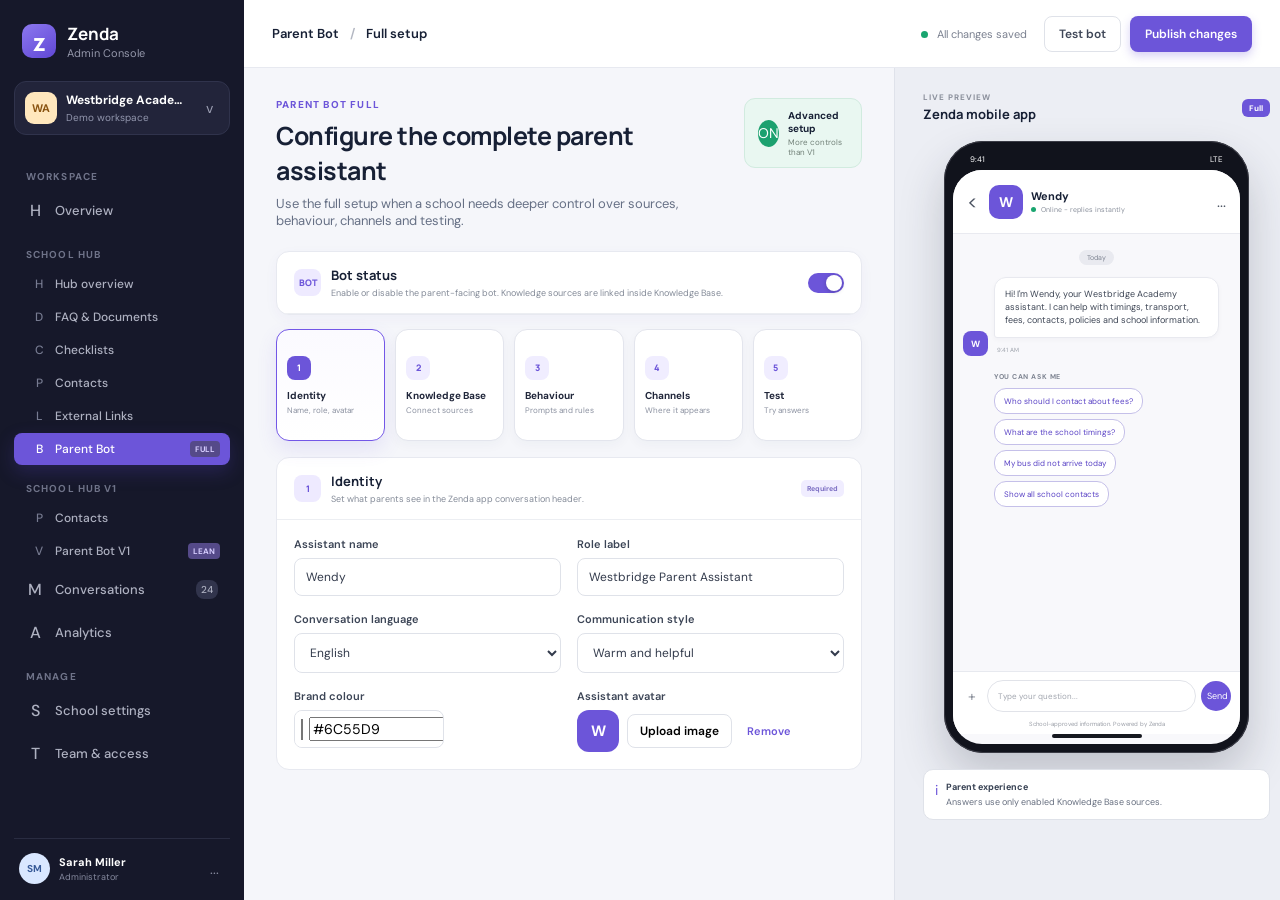
<file: index.html>
<!doctype html>
<html lang="en">
<head>
  <meta charset="UTF-8">
  <meta name="viewport" content="width=device-width, initial-scale=1.0">
  <title>Zenda Parent Bot</title>
  <link rel="preconnect" href="https://fonts.googleapis.com">
  <link rel="preconnect" href="https://fonts.gstatic.com" crossorigin>
  <link href="https://fonts.googleapis.com/css2?family=DM+Sans:wght@400;500;600;700&family=Manrope:wght@600;700;800&display=swap" rel="stylesheet">
  <link rel="stylesheet" href="styles.css">
  <link rel="stylesheet" href="v1.css">
</head>
<body>
  <div class="app-shell">
    <aside class="sidebar">
      <div class="brand"><div class="brand-mark">z</div><div><strong>Zenda</strong><span>Admin Console</span></div></div>
      <div class="workspace-pill"><div class="school-avatar">WA</div><div><strong>Westbridge Academy</strong><span>Demo workspace</span></div><button>v</button></div>
      <nav></nav>
      <div class="sidebar-footer"><div class="profile"><div class="profile-avatar">SM</div><div><strong>Sarah Miller</strong><span>Administrator</span></div><button>...</button></div></div>
    </aside>

    <main class="main-area">
      <header class="topbar">
        <div class="breadcrumb">Parent Bot <span>/</span> Full setup</div>
        <div class="top-actions"><span class="saved-state"><i></i> All changes saved</span><button class="button secondary" id="previewButton">Test bot</button><button class="button primary" id="publishButton">Publish changes</button></div>
      </header>

      <div class="content-layout v1-layout">
        <section class="config-column">
          <div class="page-heading">
            <div>
              <div class="eyebrow">PARENT BOT FULL</div>
              <h1>Configure the complete parent assistant</h1>
              <p>Use the full setup when a school needs deeper control over sources, behaviour, channels and testing.</p>
            </div>
            <div class="v1-ready"><span>ON</span><div><strong>Advanced setup</strong><small>More controls than V1</small></div></div>
          </div>

          <section class="v1-card v1-bot-control">
            <div class="v1-card-title"><span>BOT</span><div><h2>Bot status</h2><p>Enable or disable the parent-facing bot. Knowledge sources are linked inside Knowledge Base.</p></div><label class="switch"><input type="checkbox" id="masterToggle" checked><span></span></label></div>
          </section>

          <div class="v1-section-tabs parent-bot-tabs" role="tablist" aria-label="Parent Bot setup sections">
            <button class="active" data-section="identity"><span>1</span><strong>Identity</strong><small>Name, role, avatar</small></button>
            <button data-section="knowledge"><span>2</span><strong>Knowledge Base</strong><small>Connect sources</small></button>
            <button data-section="behaviour"><span>3</span><strong>Behaviour</strong><small>Prompts and rules</small></button>
            <button data-section="channels"><span>4</span><strong>Channels</strong><small>Where it appears</small></button>
            <button data-section="test"><span>5</span><strong>Test</strong><small>Try answers</small></button>
          </div>

          <section class="v1-card v1-panel active" data-panel="identity">
            <div class="v1-card-title"><span>1</span><div><h2>Identity</h2><p>Set what parents see in the Zenda app conversation header.</p></div><em>Required</em></div>
            <div class="v1-card-body">
              <div class="field-grid two">
                <label class="field"><span>Assistant name</span><input id="botName" value="Wendy"></label>
                <label class="field"><span>Role label</span><input id="roleLabel" value="Westbridge Parent Assistant"></label>
              </div>
              <div class="field-grid two">
                <label class="field"><span>Conversation language</span><select><option>English</option><option>Arabic</option><option>Hindi</option></select></label>
                <label class="field"><span>Communication style</span><select><option>Warm and helpful</option><option>Professional and concise</option><option>Friendly and conversational</option></select></label>
              </div>
              <div class="appearance-row">
                <div>
                  <span class="input-label">Brand colour</span>
                  <div class="color-input"><input type="color" id="brandColor" value="#6c55d9"><input id="colorText" value="#6C55D9"></div>
                </div>
                <div>
                  <span class="input-label">Assistant avatar</span>
                  <div class="avatar-picker"><div class="bot-avatar large" id="adminAvatar">W</div><button class="button tertiary">Upload image</button><button class="text-button">Remove</button></div>
                </div>
              </div>
            </div>
          </section>

          <section class="v1-card v1-panel" data-panel="knowledge">
            <div class="v1-card-title"><span>2</span><div><h2>Knowledge Base</h2><p>Choose what the bot can use. Website is optional; contacts and other Hub sections are connected as sources.</p></div><em>Required</em></div>
            <div class="v1-card-body">
              <div class="knowledge-source-list">
                <article class="source-card active-source source-enabled" id="websiteSourceCard">
                  <div><strong>School website</strong><span>Use public website pages as a source. Turn this off if a school does not want website linking.</span></div>
                  <label class="source-toggle"><input id="websiteSourceToggle" type="checkbox" checked><span>Use in bot</span></label>
                  <div class="source-settings">
                    <label class="field"><span>Website URL</span><div class="url-entry"><span>URL</span><input id="websiteUrl" value="https://www.westbridgeacademy.edu"><button id="syncButton">Sync website</button></div><small>Only public pages from this domain are used. Admin can review discovered pages before publishing.</small></label>
                    <div class="source-summary compact-source-summary">
                      <div><strong>48</strong><span>Pages found</span></div>
                      <div><strong>41</strong><span>Ready</span></div>
                      <div><strong>7</strong><span>Excluded</span></div>
                      <div class="sync-status"><i></i><strong id="syncStatus">Synced</strong><span id="syncTime">Today, 10:42 AM</span></div>
                    </div>
                  </div>
                </article>

                <article class="source-card active-source">
                  <div><strong>Contacts</strong><span>Use School Hub Contacts to recommend the right department or POC when parents ask.</span></div>
                  <label class="source-toggle"><input type="checkbox" checked><span>Use in bot</span></label>
                  <a href="hub-contacts.html">Manage contacts in School Hub</a>
                </article>

                <article class="source-card">
                  <div><strong>FAQ & Documents</strong><span>Use policies, documents, transport, canteen and FAQ content once that section is enabled.</span></div>
                  <label class="source-toggle"><input type="checkbox"><span>Use in bot</span></label>
                  <a href="hub-faq-documents.html">Open FAQ & Documents</a>
                </article>

                <article class="source-card">
                  <div><strong>Checklists</strong><span>Use onboarding, trips, events and term-readiness checklists for guided answers.</span></div>
                  <label class="source-toggle"><input type="checkbox"><span>Use in bot</span></label>
                  <a href="hub-checklists.html">Open Checklists</a>
                </article>

                <article class="source-card">
                  <div><strong>External Links</strong><span>Let the bot guide parents to approved portals, forms, stores and services.</span></div>
                  <label class="source-toggle"><input type="checkbox"><span>Use in bot</span></label>
                  <a href="hub-external-links.html">Open External Links</a>
                </article>
              </div>
            </div>
          </section>

          <section class="v1-card v1-panel" data-panel="behaviour">
            <div class="v1-card-title"><span>3</span><div><h2>Behaviour</h2><p>Control suggested questions, answer style, boundaries and escalation behaviour.</p></div><em>Advanced</em></div>
            <div class="v1-card-body">
              <label class="field"><span>Welcome message</span><textarea id="welcomeMessage" rows="4">Hi! I'm Wendy, your Westbridge Academy assistant. I can help with timings, transport, fees, contacts, policies and school information.</textarea><small><b id="charCount">132</b> / 240 characters</small></label>
              <hr>
              <span class="input-label">Suggested questions</span>
              <p class="field-help">Parents see these when they start a new conversation.</p>
              <div class="prompt-list" id="promptList">
                <div><span>1</span><input value="Who should I contact about fees?"><button>...</button></div>
                <div><span>2</span><input value="What are the school timings?"><button>...</button></div>
                <div><span>3</span><input value="My bus did not arrive today"><button>...</button></div>
                <div><span>4</span><input value="Show all school contacts"><button>...</button></div>
              </div>
              <button class="text-button add-prompt" id="addPrompt">+ Add suggested question</button>
              <hr>
              <div class="protected-rules v1-protected"><div class="protected-icon">OK</div><div><span>ALWAYS ON</span><strong>Zenda manages accuracy, privacy and safe answering</strong><p>The bot only uses enabled sources, protects family data and does not invent missing answers.</p></div></div>
              <label class="field"><span>School answer instructions</span><textarea id="customInstructions" rows="5">Keep answers short and friendly. Refer to children as students. For payment disputes, direct parents to the Finance Office. For bus issues, show the Transport Desk contact. For safeguarding concerns, offer a private staff handover.</textarea><small>Use plain language. These are added after Zenda's protected rules.</small></label>
              <div class="field-grid two">
                <label class="field"><span>Prompt grouping</span><select><option>General parent help</option><option>By department</option><option>By school journey</option></select></label>
                <label class="field"><span>When information is missing</span><select><option>Say information is unavailable and offer contact</option><option>Show school reception</option><option>Ask parent to contact school</option></select></label>
              </div>
              <div class="field-grid two">
                <label class="field"><span>Source priority</span><select><option>Prefer School Hub over website</option><option>Prefer newest information</option><option>Prefer website first</option></select><small>Helps resolve conflicts when two sources say different things.</small></label>
                <label class="field"><span>Answer confidence</span><select><option>Only answer when source is clear</option><option>Answer with caveat when partly clear</option><option>Always try to answer</option></select><small>Controls how cautious the bot should be.</small></label>
              </div>
              <div class="field-grid two">
                <label class="field"><span>Show evidence to parents</span><select><option>Show source name and last updated</option><option>Show source name only</option><option>Do not show source</option></select></label>
                <label class="field"><span>Restricted topics</span><select><option>Safeguarding, medical and legal topics hand over</option><option>Safeguarding only hands over</option><option>School decides manually</option></select></label>
              </div>
              <details class="advanced-prompt">
                <summary><span>Advanced prompt</span><em>Zenda admin only</em></summary>
                <div class="advanced-warning">Use carefully. This can affect answer quality and should have version history before release.</div>
                <label class="field"><span>Generated system instructions</span><textarea rows="7">Use only enabled Knowledge Base sources. If the answer is unsupported, say it is unavailable and offer the mapped school contact. Do not reveal private student or family data. Apply the school's custom instructions after safety rules.</textarea></label>
              </details>
            </div>
          </section>

          <section class="v1-card v1-panel" data-panel="channels">
            <div class="v1-card-title"><span>4</span><div><h2>Channels & access</h2><p>Choose where the bot appears and who can use it.</p></div><em>Optional</em></div>
            <div class="v1-card-body">
              <label class="channel-row selected"><div class="channel-logo zenda">z</div><div><strong>Zenda mobile app</strong><span>Add Ask Westbridge to the parent app home screen.</span><em>Recommended</em></div><span class="switch"><input type="checkbox" id="zendaToggle" checked><span></span></span></label>
              <label class="channel-row"><div class="channel-logo website">W</div><div><strong>School website widget</strong><span>Add a floating chat button to the school website.</span></div><span class="switch"><input type="checkbox"><span></span></span></label>
              <label class="channel-row"><div class="channel-logo link">L</div><div><strong>Shareable demo link</strong><span>A link your sales team can present or share.</span></div><span class="switch"><input type="checkbox" checked><span></span></span></label>
              <hr>
              <div class="field-grid two">
                <label class="field"><span>Shortcut label</span><input id="shortcutLabel" value="Ask Westbridge"></label>
                <label class="field"><span>Available to</span><select><option>All active parents</option><option>Selected classes/groups</option><option>Staff only for testing</option></select></label>
              </div>
            </div>
          </section>

          <section class="v1-card v1-panel" data-panel="test">
            <div class="v1-card-title"><span>5</span><div><h2>Test bot</h2><p>Ask a parent-style question before publishing.</p></div><em>Recommended</em></div>
            <div class="v1-card-body">
              <label class="field"><span>Sample question</span><div class="v1-test-input"><input id="testQuestion" value="Who should I contact about a fee payment issue?"><button id="runTest">Generate answer</button></div></label>
              <div class="v1-answer" id="testAnswer">
                <div class="bot-avatar small">W</div>
                <div><span>ANSWER PREVIEW</span><p>For a fee payment issue, please contact the Finance Office. This answer uses the Contacts source from School Hub.</p><div class="v1-answer-actions"><button>Call</button><button>Email</button><button>View contact</button></div><small>Sources: School Hub Contacts, selected behaviour.</small></div>
              </div>
            </div>
          </section>
        </section>

        <aside class="preview-column">
          <div class="preview-header"><div><span>LIVE PREVIEW</span><strong>Zenda mobile app</strong></div><div class="v1-chip">Full</div></div>
          <div class="phone">
            <div class="phone-top"><span>9:41</span><div>LTE</div></div>
            <div class="mobile-screen">
              <div class="zenda-header"><button>&lt;</button><div class="bot-avatar" id="previewAvatar">W</div><div><strong id="previewName">Wendy</strong><span><i></i> Online - replies instantly</span></div><button>...</button></div>
              <div class="chat-body" id="chatBody">
                <div class="date-divider"><span>Today</span></div>
                <div class="bot-message"><div class="bot-avatar small">W</div><div><div class="bubble" id="previewWelcome">Hi! I'm Wendy, your Westbridge Academy assistant. I can help with timings, transport, fees, contacts, policies and school information.</div><span class="message-time">9:41 AM</span></div></div>
                <div class="suggested-title">You can ask me</div>
                <div class="suggested-list" id="previewPrompts">
                  <button>Who should I contact about fees?</button>
                  <button>What are the school timings?</button>
                  <button>My bus did not arrive today</button>
                  <button>Show all school contacts</button>
                </div>
              </div>
              <div class="chat-input"><button>+</button><div>Type your question...</div><button class="send-button">Send</button></div>
              <div class="safe-note">School-approved information. Powered by Zenda</div><div class="home-indicator"></div>
            </div>
          </div>
          <div class="preview-note"><span>i</span><p><strong>Parent experience</strong> Answers use only enabled Knowledge Base sources.</p></div>
        </aside>
      </div>
    </main>
  </div>

  <div class="toast" id="toast"><span>OK</span><div><strong>Changes published</strong><p>The parent bot is now live in Zenda.</p></div></div>

  <script src="nested-nav.js"></script>
  <script src="app.js"></script>
</body>
</html>
</file>
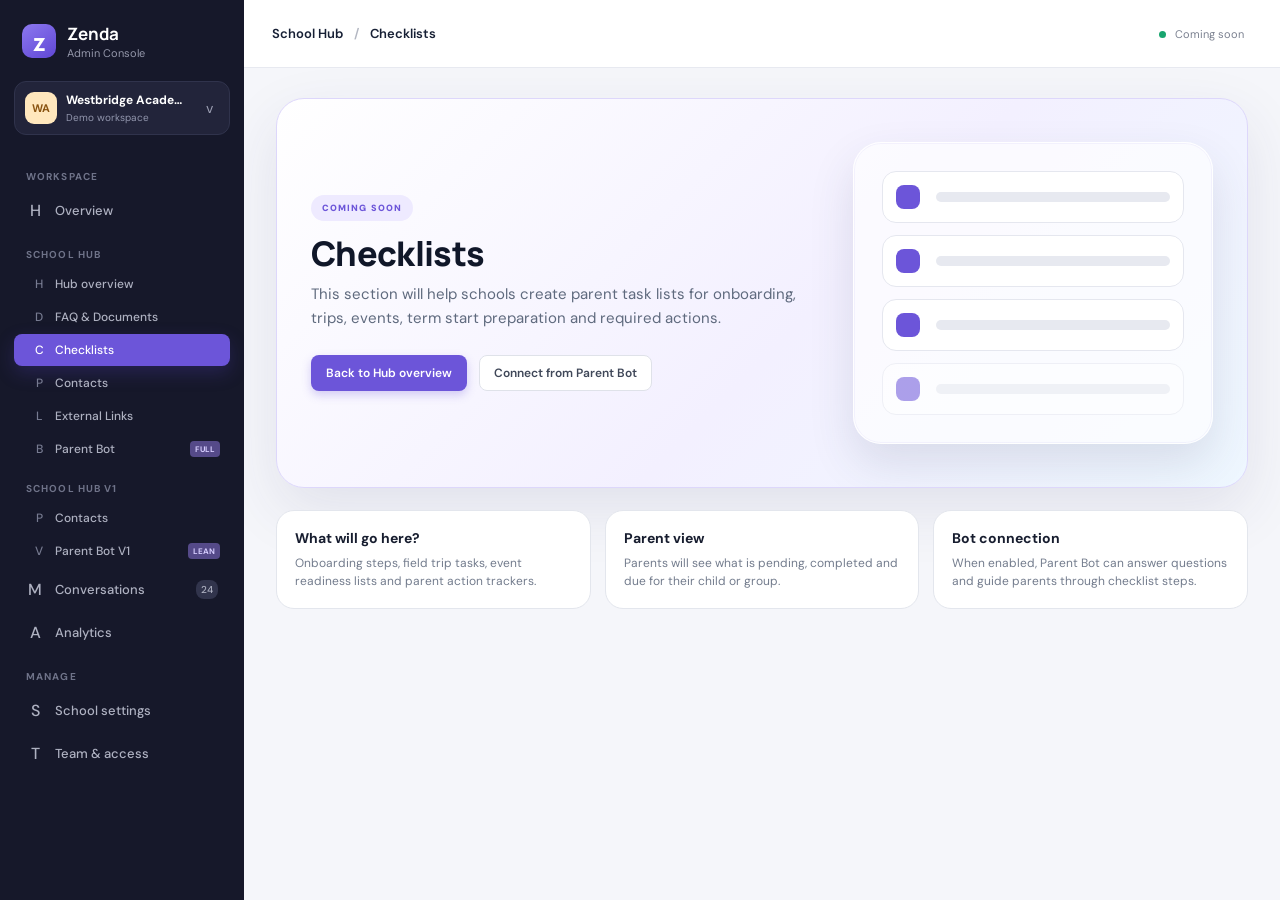
<file: hub-checklists.html>
<!doctype html>
<html lang="en">
<head>
  <meta charset="UTF-8">
  <meta name="viewport" content="width=device-width, initial-scale=1.0">
  <title>Zenda School Hub Checklists</title>
  <link rel="preconnect" href="https://fonts.googleapis.com">
  <link rel="preconnect" href="https://fonts.gstatic.com" crossorigin>
  <link href="https://fonts.googleapis.com/css2?family=DM+Sans:wght@400;500;600;700&family=Manrope:wght@600;700;800&display=swap" rel="stylesheet">
  <link rel="stylesheet" href="styles.css">
  <link rel="stylesheet" href="hub.css">
</head>
<body>
  <div class="app-shell">
    <aside class="sidebar">
      <div class="brand"><div class="brand-mark">z</div><div><strong>Zenda</strong><span>Admin Console</span></div></div>
      <div class="workspace-pill"><div class="school-avatar">WA</div><div><strong>Westbridge Academy</strong><span>Demo workspace</span></div><button>v</button></div>
      <nav></nav>
    </aside>
    <main class="main-area">
      <header class="topbar">
        <div class="breadcrumb">School Hub <span>/</span> Checklists</div>
        <div class="top-actions"><span class="saved-state"><i></i> Coming soon</span></div>
      </header>
      <div class="content-layout hub-marketing-layout">
        <section class="config-column">
          <section class="coming-soon-page">
            <div class="coming-soon-copy">
              <span class="coming-label">COMING SOON</span>
              <h1>Checklists</h1>
              <p>This section will help schools create parent task lists for onboarding, trips, events, term start preparation and required actions.</p>
              <div class="coming-actions">
                <a class="button primary" href="hub.html">Back to Hub overview</a>
                <a class="button secondary" href="index.html">Connect from Parent Bot</a>
              </div>
            </div>
            <div class="coming-visual checklist-coming">
              <div class="check-line"><b></b><span></span></div>
              <div class="check-line"><b></b><span></span></div>
              <div class="check-line"><b></b><span></span></div>
              <div class="check-line muted"><b></b><span></span></div>
            </div>
          </section>

          <section class="coming-detail-grid">
            <article><strong>What will go here?</strong><span>Onboarding steps, field trip tasks, event readiness lists and parent action trackers.</span></article>
            <article><strong>Parent view</strong><span>Parents will see what is pending, completed and due for their child or group.</span></article>
            <article><strong>Bot connection</strong><span>When enabled, Parent Bot can answer questions and guide parents through checklist steps.</span></article>
          </section>
        </section>
      </div>
    </main>
  </div>
  <script src="nested-nav.js"></script>
</body>
</html>
</file>
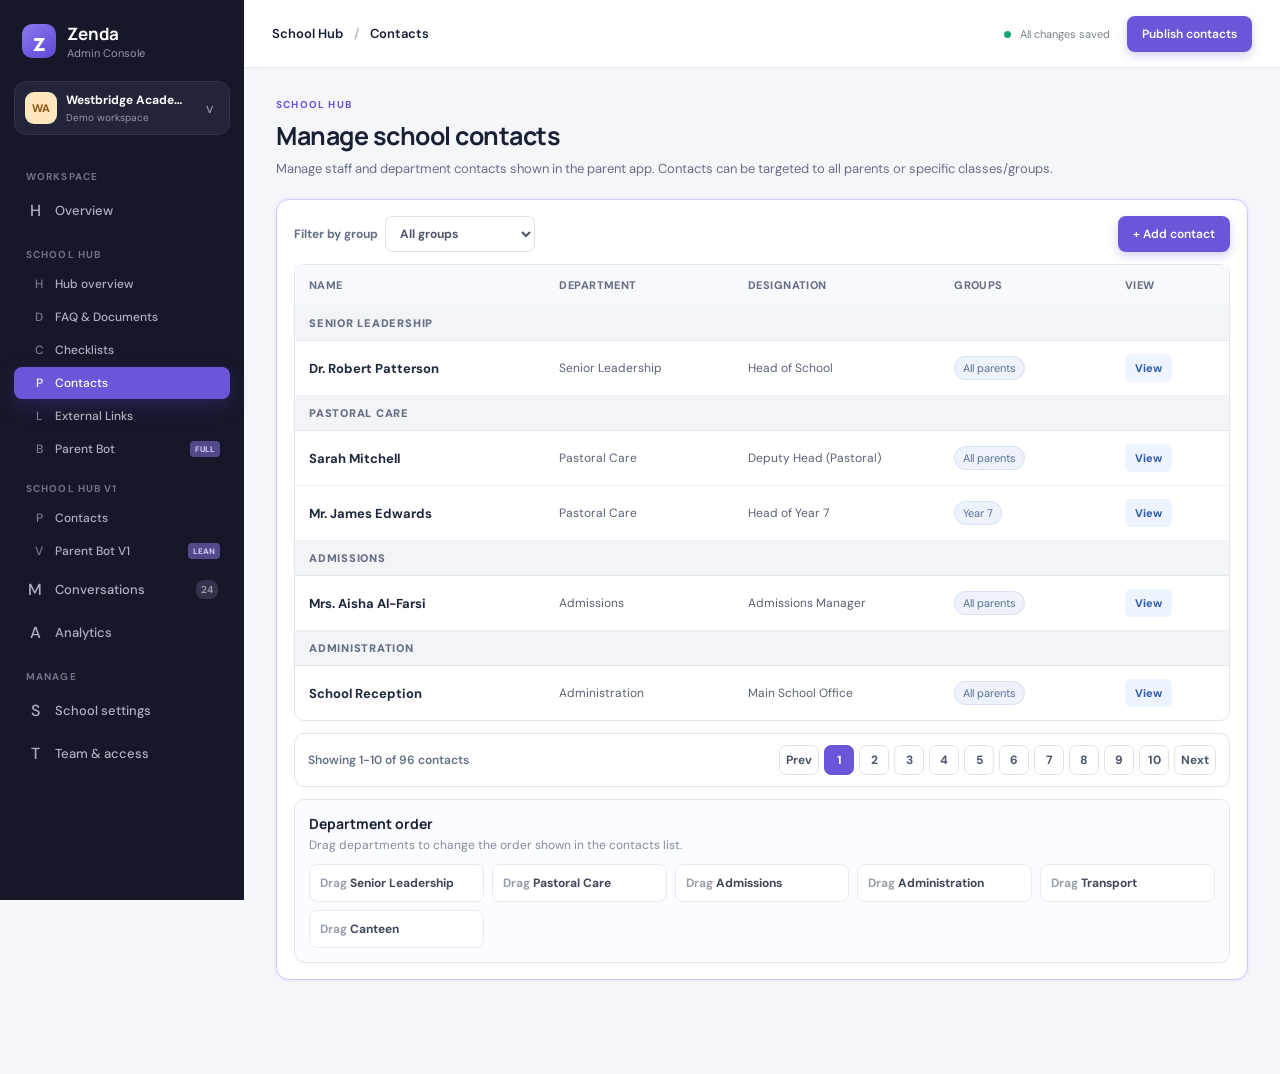
<file: hub-contacts.html>
<!doctype html>
<html lang="en">
<head>
  <meta charset="UTF-8">
  <meta name="viewport" content="width=device-width, initial-scale=1.0">
  <title>Zenda School Hub Contacts</title>
  <link rel="preconnect" href="https://fonts.googleapis.com">
  <link rel="preconnect" href="https://fonts.gstatic.com" crossorigin>
  <link href="https://fonts.googleapis.com/css2?family=DM+Sans:wght@400;500;600;700&family=Manrope:wght@600;700;800&display=swap" rel="stylesheet">
  <link rel="stylesheet" href="styles.css">
  <link rel="stylesheet" href="hub.css">
  <link rel="stylesheet" href="v1.css">
</head>
<body>
  <div class="app-shell">
    <aside class="sidebar">
      <div class="brand"><div class="brand-mark">z</div><div><strong>Zenda</strong><span>Admin Console</span></div></div>
      <div class="workspace-pill"><div class="school-avatar">WA</div><div><strong>Westbridge Academy</strong><span>Demo workspace</span></div><button>v</button></div>
      <nav></nav>
    </aside>

    <main class="main-area">
      <header class="topbar">
        <div class="breadcrumb">School Hub <span>/</span> Contacts</div>
        <div class="top-actions"><span class="saved-state"><i></i> All changes saved</span><button class="button primary" id="hubV1Publish">Publish contacts</button></div>
      </header>

      <div class="content-layout hub-layout contacts-only-layout">
        <section class="config-column">
          <div class="page-heading">
            <div>
              <div class="eyebrow">SCHOOL HUB</div>
              <h1>Manage school contacts</h1>
              <p>Manage staff and department contacts shown in the parent app. Contacts can be targeted to all parents or specific classes/groups.</p>
            </div>
          </div>

          <section class="hub-section active-section" id="contacts">
            <div class="hub-body">
              <div class="contacts-toolbar">
                <label>Filter by group <select><option>All groups</option><option>All parents</option><option>Year 7</option><option>Senior School</option><option>Transport users</option></select></label>
                <button class="button primary contact-modal-open">+ Add contact</button>
              </div>

              <div class="contacts-manager-grid contacts-table-only">
                <div class="contacts-table-card">
                  <div class="contacts-table">
                    <div class="contacts-row contacts-head"><span>Name</span><span>Department</span><span>Designation</span><span>Groups</span><span>View</span></div>
                    <div class="department-divider">Senior Leadership</div>
                    <div class="contacts-row"><span><b>Dr. Robert Patterson</b></span><span>Senior Leadership</span><span>Head of School</span><span><em>All parents</em></span><span class="contact-actions"><button class="contact-view-open">View</button></span></div>
                    <div class="department-divider">Pastoral Care</div>
                    <div class="contacts-row"><span><b>Sarah Mitchell</b></span><span>Pastoral Care</span><span>Deputy Head (Pastoral)</span><span><em>All parents</em></span><span class="contact-actions"><button class="contact-view-open">View</button></span></div>
                    <div class="contacts-row"><span><b>Mr. James Edwards</b></span><span>Pastoral Care</span><span>Head of Year 7</span><span><em>Year 7</em></span><span class="contact-actions"><button class="contact-view-open">View</button></span></div>
                    <div class="department-divider">Admissions</div>
                    <div class="contacts-row"><span><b>Mrs. Aisha Al-Farsi</b></span><span>Admissions</span><span>Admissions Manager</span><span><em>All parents</em></span><span class="contact-actions"><button class="contact-view-open">View</button></span></div>
                    <div class="department-divider">Administration</div>
                    <div class="contacts-row"><span><b>School Reception</b></span><span>Administration</span><span>Main School Office</span><span><em>All parents</em></span><span class="contact-actions"><button class="contact-view-open">View</button></span></div>
                  </div>
                </div>
              </div>

              <div class="contacts-pagination">
                <span>Showing 1-10 of 96 contacts</span>
                <div>
                  <button>Prev</button><button class="active">1</button><button>2</button><button>3</button><button>4</button><button>5</button><button>6</button><button>7</button><button>8</button><button>9</button><button>10</button><button>Next</button>
                </div>
              </div>

              <aside class="contact-side-panel sort-below-table">
                  <h3>Department order</h3>
                  <p>Drag departments to change the order shown in the contacts list.</p>
                  <ol>
                    <li><i>Drag</i><span>Senior Leadership</span></li>
                    <li><i>Drag</i><span>Pastoral Care</span></li>
                    <li><i>Drag</i><span>Admissions</span></li>
                    <li><i>Drag</i><span>Administration</span></li>
                    <li><i>Drag</i><span>Transport</span></li>
                    <li><i>Drag</i><span>Canteen</span></li>
                  </ol>
              </aside>

            </div>
          </section>
        </section>
      </div>
    </main>
  </div>
  <div class="modal-backdrop contact-modal" id="contactModal">
    <div class="modal contact-modal-card">
      <button class="modal-close contact-modal-close">x</button>
      <h2>Add contact</h2>
      <p>Add a contact and choose the classes/groups that can see it.</p>
      <div class="contact-form-grid">
        <label class="field"><span>Name</span><input value="Jane Smith"></label>
        <label class="field"><span>Role</span><input value="Head of Year"></label>
        <label class="field"><span>Department</span><input value="Pastoral Care"></label>
        <label class="field"><span>Email</span><input value="jane@westbridge.edu"></label>
        <label class="field contact-wide"><span>Phone</span><input value="+91 80 4123 4580"></label>
        <label class="field contact-wide"><span>Photo URL</span><input value="https://..."></label>
        <label class="field contact-wide"><span>Group</span><select><option>All parents</option><option>Year 7</option><option>Senior School</option><option>Transport users</option></select></label>
      </div>
      <div class="contact-form-actions"><button class="button secondary contact-modal-close">Cancel</button><button class="button primary contact-modal-close">Save contact</button></div>
    </div>
  </div>
  <div class="modal-backdrop contact-modal" id="contactViewModal">
    <div class="modal contact-modal-card">
      <button class="modal-close contact-view-close">x</button>
      <h2>Contact details</h2>
      <div class="contact-detail-list">
        <div><span>Name</span><strong>Dr. Robert Patterson</strong></div>
        <div><span>Department</span><strong>Senior Leadership</strong></div>
        <div><span>Designation</span><strong>Head of School</strong></div>
        <div><span>Email</span><strong>head@westbridge.edu</strong></div>
        <div><span>Phone</span><strong>+91 80 4123 4567</strong></div>
        <div><span>Groups</span><strong>All parents</strong></div>
      </div>
      <div class="contact-form-actions"><button class="button secondary contact-view-close">Close</button><button class="button secondary">Edit</button><button class="button primary danger-button">Delete</button></div>
    </div>
  </div>
  <div class="toast" id="toast"><span>OK</span><div><strong>Contacts published</strong><p>School Hub contacts are live.</p></div></div>
  <script src="nested-nav.js"></script>
  <script>
    const publish = document.getElementById("hubV1Publish");
    const toast = document.getElementById("toast");
    const contactModal = document.getElementById("contactModal");
    const contactViewModal = document.getElementById("contactViewModal");
    document.querySelectorAll(".contact-modal-open").forEach((button) => button.addEventListener("click", () => contactModal.classList.add("show")));
    document.querySelectorAll(".contact-modal-close").forEach((button) => button.addEventListener("click", () => contactModal.classList.remove("show")));
    contactModal.addEventListener("click", (event) => { if (event.target === contactModal) contactModal.classList.remove("show"); });
    document.querySelectorAll(".contact-view-open").forEach((button) => button.addEventListener("click", () => contactViewModal.classList.add("show")));
    document.querySelectorAll(".contact-view-close").forEach((button) => button.addEventListener("click", () => contactViewModal.classList.remove("show")));
    contactViewModal.addEventListener("click", (event) => { if (event.target === contactViewModal) contactViewModal.classList.remove("show"); });
    publish.addEventListener("click", () => {
      toast.classList.add("show");
      setTimeout(() => toast.classList.remove("show"), 2600);
    });
  </script>
</body>
</html>
</file>
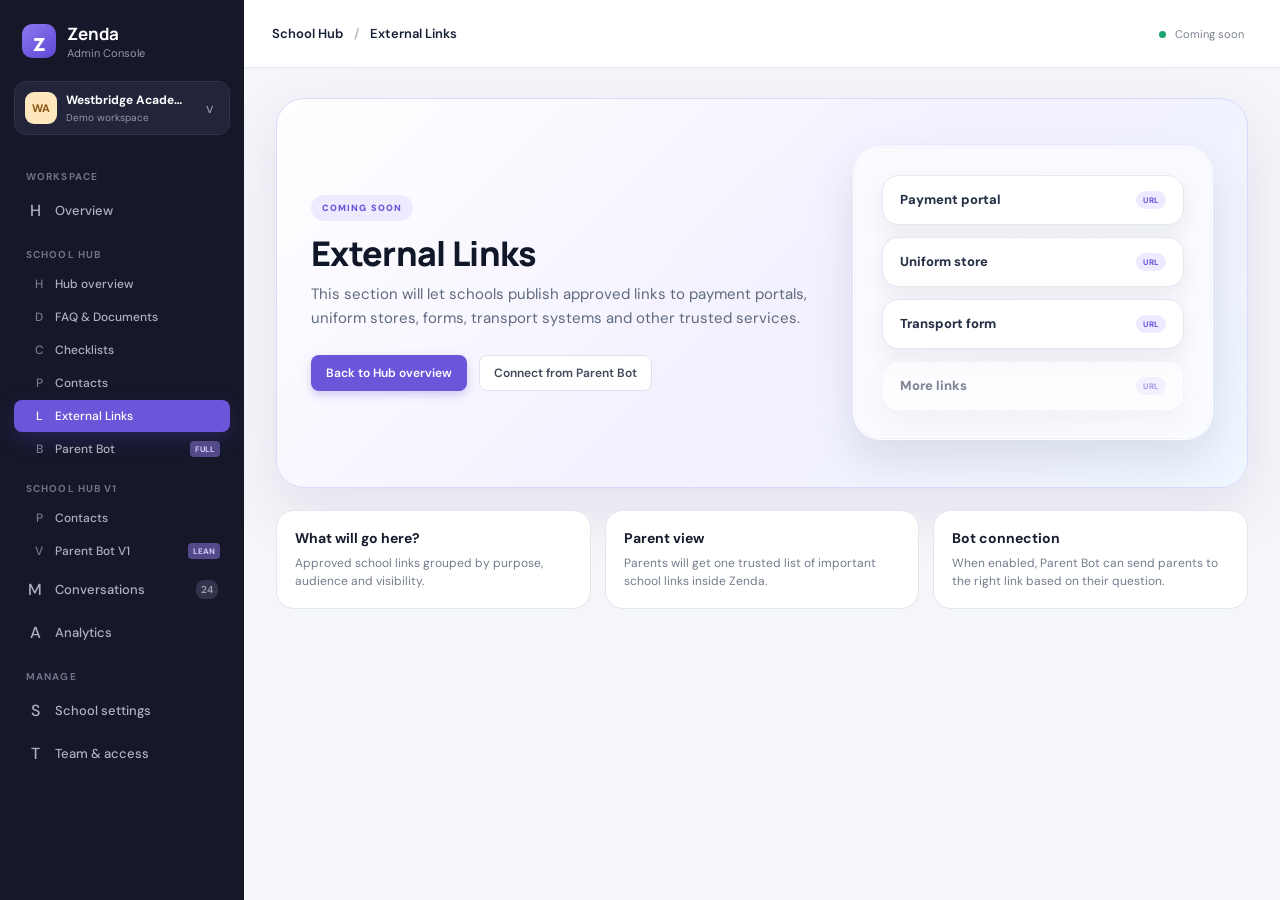
<file: hub-external-links.html>
<!doctype html>
<html lang="en">
<head>
  <meta charset="UTF-8">
  <meta name="viewport" content="width=device-width, initial-scale=1.0">
  <title>Zenda School Hub External Links</title>
  <link rel="preconnect" href="https://fonts.googleapis.com">
  <link rel="preconnect" href="https://fonts.gstatic.com" crossorigin>
  <link href="https://fonts.googleapis.com/css2?family=DM+Sans:wght@400;500;600;700&family=Manrope:wght@600;700;800&display=swap" rel="stylesheet">
  <link rel="stylesheet" href="styles.css">
  <link rel="stylesheet" href="hub.css">
</head>
<body>
  <div class="app-shell">
    <aside class="sidebar">
      <div class="brand"><div class="brand-mark">z</div><div><strong>Zenda</strong><span>Admin Console</span></div></div>
      <div class="workspace-pill"><div class="school-avatar">WA</div><div><strong>Westbridge Academy</strong><span>Demo workspace</span></div><button>v</button></div>
      <nav></nav>
    </aside>
    <main class="main-area">
      <header class="topbar">
        <div class="breadcrumb">School Hub <span>/</span> External Links</div>
        <div class="top-actions"><span class="saved-state"><i></i> Coming soon</span></div>
      </header>
      <div class="content-layout hub-marketing-layout">
        <section class="config-column">
          <section class="coming-soon-page">
            <div class="coming-soon-copy">
              <span class="coming-label">COMING SOON</span>
              <h1>External Links</h1>
              <p>This section will let schools publish approved links to payment portals, uniform stores, forms, transport systems and other trusted services.</p>
              <div class="coming-actions">
                <a class="button primary" href="hub.html">Back to Hub overview</a>
                <a class="button secondary" href="index.html">Connect from Parent Bot</a>
              </div>
            </div>
            <div class="coming-visual links-coming">
              <div class="link-pill">Payment portal</div>
              <div class="link-pill">Uniform store</div>
              <div class="link-pill">Transport form</div>
              <div class="link-pill ghost">More links</div>
            </div>
          </section>

          <section class="coming-detail-grid">
            <article><strong>What will go here?</strong><span>Approved school links grouped by purpose, audience and visibility.</span></article>
            <article><strong>Parent view</strong><span>Parents will get one trusted list of important school links inside Zenda.</span></article>
            <article><strong>Bot connection</strong><span>When enabled, Parent Bot can send parents to the right link based on their question.</span></article>
          </section>
        </section>
      </div>
    </main>
  </div>
  <script src="nested-nav.js"></script>
</body>
</html>
</file>
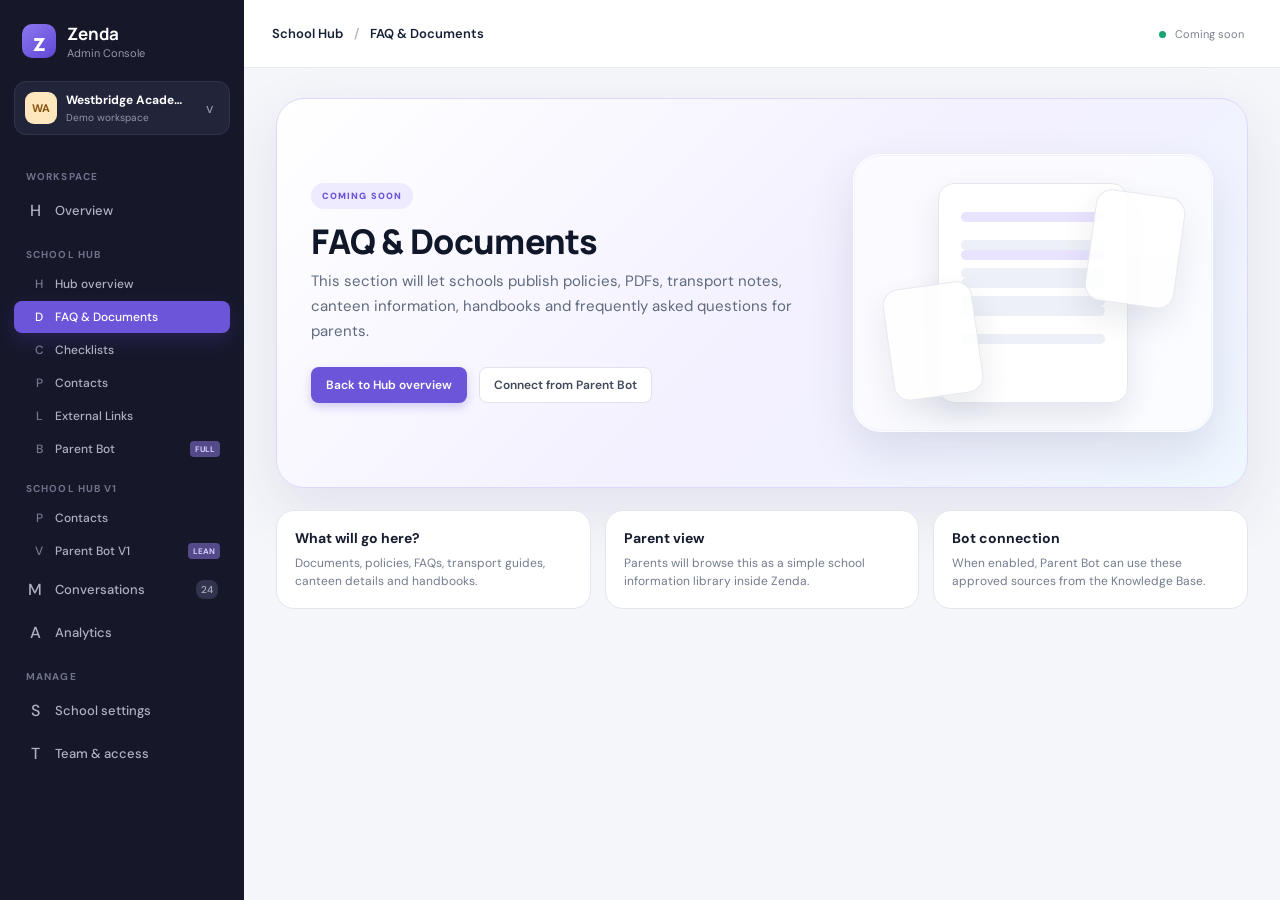
<file: hub-faq-documents.html>
<!doctype html>
<html lang="en">
<head>
  <meta charset="UTF-8">
  <meta name="viewport" content="width=device-width, initial-scale=1.0">
  <title>Zenda School Hub FAQ & Documents</title>
  <link rel="preconnect" href="https://fonts.googleapis.com">
  <link rel="preconnect" href="https://fonts.gstatic.com" crossorigin>
  <link href="https://fonts.googleapis.com/css2?family=DM+Sans:wght@400;500;600;700&family=Manrope:wght@600;700;800&display=swap" rel="stylesheet">
  <link rel="stylesheet" href="styles.css">
  <link rel="stylesheet" href="hub.css">
</head>
<body>
  <div class="app-shell">
    <aside class="sidebar">
      <div class="brand"><div class="brand-mark">z</div><div><strong>Zenda</strong><span>Admin Console</span></div></div>
      <div class="workspace-pill"><div class="school-avatar">WA</div><div><strong>Westbridge Academy</strong><span>Demo workspace</span></div><button>v</button></div>
      <nav></nav>
    </aside>
    <main class="main-area">
      <header class="topbar">
        <div class="breadcrumb">School Hub <span>/</span> FAQ & Documents</div>
        <div class="top-actions"><span class="saved-state"><i></i> Coming soon</span></div>
      </header>
      <div class="content-layout hub-marketing-layout">
        <section class="config-column">
          <section class="coming-soon-page">
            <div class="coming-soon-copy">
              <span class="coming-label">COMING SOON</span>
              <h1>FAQ & Documents</h1>
              <p>This section will let schools publish policies, PDFs, transport notes, canteen information, handbooks and frequently asked questions for parents.</p>
              <div class="coming-actions">
                <a class="button primary" href="hub.html">Back to Hub overview</a>
                <a class="button secondary" href="index.html">Connect from Parent Bot</a>
              </div>
            </div>
            <div class="coming-visual docs-coming">
              <div class="coming-sheet large"></div>
              <div class="coming-sheet small one"></div>
              <div class="coming-sheet small two"></div>
            </div>
          </section>

          <section class="coming-detail-grid">
            <article><strong>What will go here?</strong><span>Documents, policies, FAQs, transport guides, canteen details and handbooks.</span></article>
            <article><strong>Parent view</strong><span>Parents will browse this as a simple school information library inside Zenda.</span></article>
            <article><strong>Bot connection</strong><span>When enabled, Parent Bot can use these approved sources from the Knowledge Base.</span></article>
          </section>
        </section>
      </div>
    </main>
  </div>
  <script src="nested-nav.js"></script>
</body>
</html>
</file>
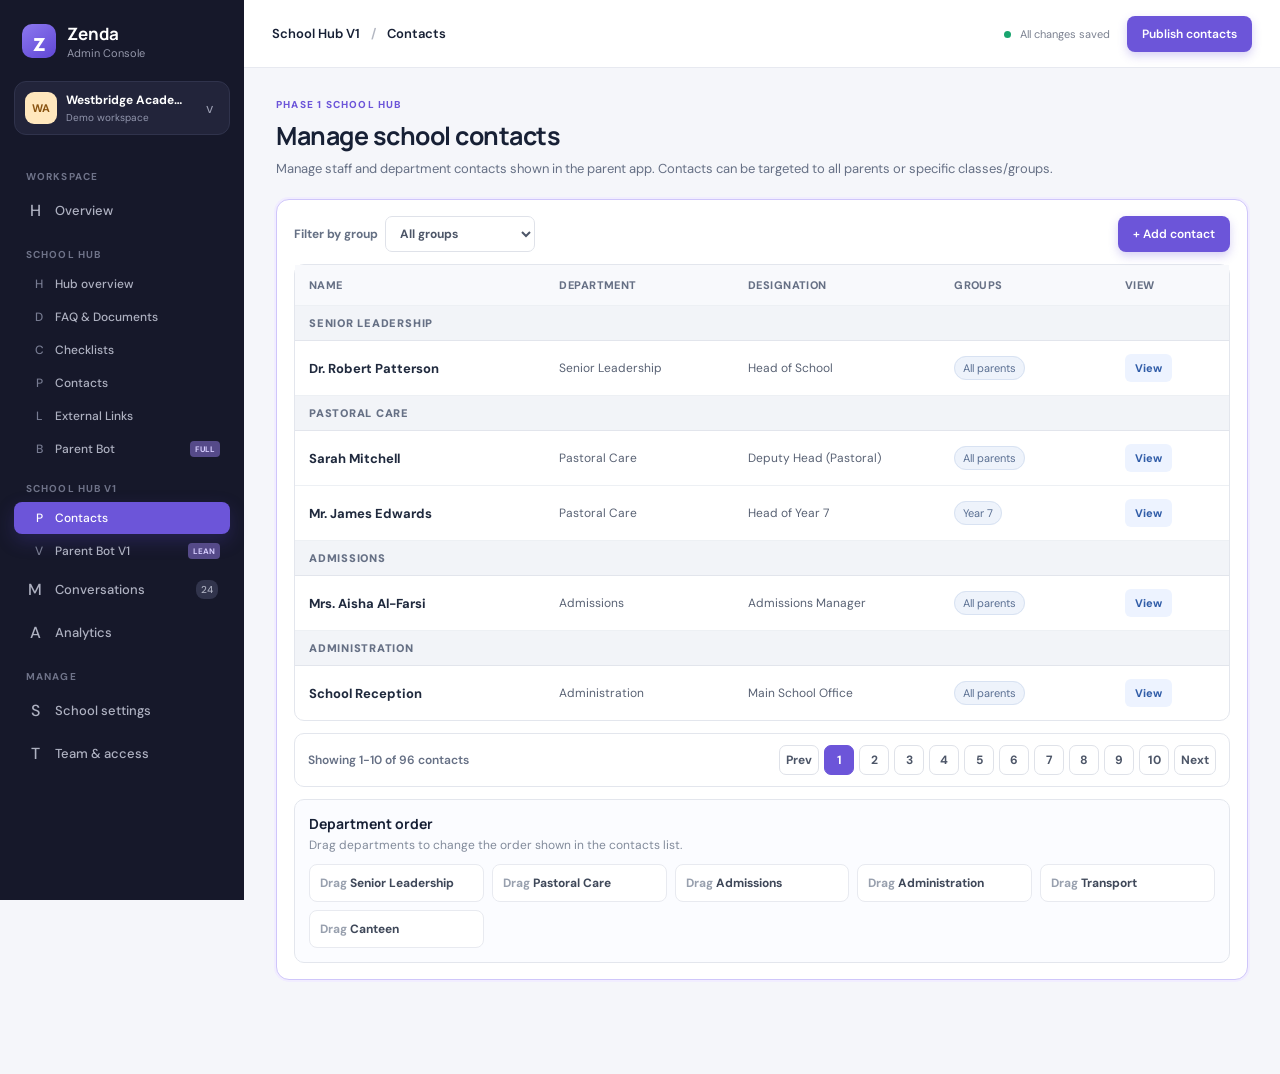
<file: hub-v1.html>
<!doctype html>
<html lang="en">
<head>
  <meta charset="UTF-8">
  <meta name="viewport" content="width=device-width, initial-scale=1.0">
  <title>Zenda School Hub V1</title>
  <link rel="preconnect" href="https://fonts.googleapis.com">
  <link rel="preconnect" href="https://fonts.gstatic.com" crossorigin>
  <link href="https://fonts.googleapis.com/css2?family=DM+Sans:wght@400;500;600;700&family=Manrope:wght@600;700;800&display=swap" rel="stylesheet">
  <link rel="stylesheet" href="styles.css">
  <link rel="stylesheet" href="hub.css">
  <link rel="stylesheet" href="v1.css">
</head>
<body>
  <div class="app-shell">
    <aside class="sidebar">
      <div class="brand"><div class="brand-mark">z</div><div><strong>Zenda</strong><span>Admin Console</span></div></div>
      <div class="workspace-pill"><div class="school-avatar">WA</div><div><strong>Westbridge Academy</strong><span>Demo workspace</span></div><button>v</button></div>
      <nav></nav>
    </aside>

    <main class="main-area">
      <header class="topbar">
        <div class="breadcrumb">School Hub V1 <span>/</span> Contacts</div>
        <div class="top-actions"><span class="saved-state"><i></i> All changes saved</span><button class="button primary" id="hubV1Publish">Publish contacts</button></div>
      </header>

      <div class="content-layout hub-layout contacts-only-layout">
        <section class="config-column">
          <div class="page-heading">
            <div>
              <div class="eyebrow">PHASE 1 SCHOOL HUB</div>
              <h1>Manage school contacts</h1>
              <p>Manage staff and department contacts shown in the parent app. Contacts can be targeted to all parents or specific classes/groups.</p>
            </div>
          </div>

          <section class="hub-section active-section" id="contacts">
            <div class="hub-body">
              <div class="contacts-toolbar">
                <label>Filter by group <select><option>All groups</option><option>All parents</option><option>Year 7</option><option>Senior School</option><option>Transport users</option></select></label>
                <button class="button primary contact-modal-open">+ Add contact</button>
              </div>

              <div class="contacts-manager-grid contacts-table-only">
                <div class="contacts-table-card">
                  <div class="contacts-table">
                    <div class="contacts-row contacts-head"><span>Name</span><span>Department</span><span>Designation</span><span>Groups</span><span>View</span></div>
                    <div class="department-divider">Senior Leadership</div>
                    <div class="contacts-row"><span><b>Dr. Robert Patterson</b></span><span>Senior Leadership</span><span>Head of School</span><span><em>All parents</em></span><span class="contact-actions"><button class="contact-view-open">View</button></span></div>
                    <div class="department-divider">Pastoral Care</div>
                    <div class="contacts-row"><span><b>Sarah Mitchell</b></span><span>Pastoral Care</span><span>Deputy Head (Pastoral)</span><span><em>All parents</em></span><span class="contact-actions"><button class="contact-view-open">View</button></span></div>
                    <div class="contacts-row"><span><b>Mr. James Edwards</b></span><span>Pastoral Care</span><span>Head of Year 7</span><span><em>Year 7</em></span><span class="contact-actions"><button class="contact-view-open">View</button></span></div>
                    <div class="department-divider">Admissions</div>
                    <div class="contacts-row"><span><b>Mrs. Aisha Al-Farsi</b></span><span>Admissions</span><span>Admissions Manager</span><span><em>All parents</em></span><span class="contact-actions"><button class="contact-view-open">View</button></span></div>
                    <div class="department-divider">Administration</div>
                    <div class="contacts-row"><span><b>School Reception</b></span><span>Administration</span><span>Main School Office</span><span><em>All parents</em></span><span class="contact-actions"><button class="contact-view-open">View</button></span></div>
                  </div>
                </div>
              </div>

              <div class="contacts-pagination">
                <span>Showing 1-10 of 96 contacts</span>
                <div>
                  <button>Prev</button><button class="active">1</button><button>2</button><button>3</button><button>4</button><button>5</button><button>6</button><button>7</button><button>8</button><button>9</button><button>10</button><button>Next</button>
                </div>
              </div>

              <aside class="contact-side-panel sort-below-table">
                  <h3>Department order</h3>
                  <p>Drag departments to change the order shown in the contacts list.</p>
                  <ol>
                    <li><i>Drag</i><span>Senior Leadership</span></li>
                    <li><i>Drag</i><span>Pastoral Care</span></li>
                    <li><i>Drag</i><span>Admissions</span></li>
                    <li><i>Drag</i><span>Administration</span></li>
                    <li><i>Drag</i><span>Transport</span></li>
                    <li><i>Drag</i><span>Canteen</span></li>
                  </ol>
              </aside>

            </div>
          </section>
        </section>
      </div>
    </main>
  </div>
  <div class="modal-backdrop contact-modal" id="contactModal">
    <div class="modal contact-modal-card">
      <button class="modal-close contact-modal-close">x</button>
      <h2>Add contact</h2>
      <p>Add a contact and choose the classes/groups that can see it.</p>
      <div class="contact-form-grid">
        <label class="field"><span>Name</span><input value="Jane Smith"></label>
        <label class="field"><span>Role</span><input value="Head of Year"></label>
        <label class="field"><span>Department</span><input value="Pastoral Care"></label>
        <label class="field"><span>Email</span><input value="jane@westbridge.edu"></label>
        <label class="field contact-wide"><span>Phone</span><input value="+91 80 4123 4580"></label>
        <label class="field contact-wide"><span>Photo URL</span><input value="https://..."></label>
        <label class="field contact-wide"><span>Group</span><select><option>All parents</option><option>Year 7</option><option>Senior School</option><option>Transport users</option></select></label>
      </div>
      <div class="contact-form-actions"><button class="button secondary contact-modal-close">Cancel</button><button class="button primary contact-modal-close">Save contact</button></div>
    </div>
  </div>
  <div class="modal-backdrop contact-modal" id="contactViewModal">
    <div class="modal contact-modal-card">
      <button class="modal-close contact-view-close">x</button>
      <h2>Contact details</h2>
      <div class="contact-detail-list">
        <div><span>Name</span><strong>Dr. Robert Patterson</strong></div>
        <div><span>Department</span><strong>Senior Leadership</strong></div>
        <div><span>Designation</span><strong>Head of School</strong></div>
        <div><span>Email</span><strong>head@westbridge.edu</strong></div>
        <div><span>Phone</span><strong>+91 80 4123 4567</strong></div>
        <div><span>Groups</span><strong>All parents</strong></div>
      </div>
      <div class="contact-form-actions"><button class="button secondary contact-view-close">Close</button><button class="button secondary">Edit</button><button class="button primary danger-button">Delete</button></div>
    </div>
  </div>
  <div class="toast" id="toast"><span>OK</span><div><strong>Contacts published</strong><p>School Hub V1 contacts are live.</p></div></div>
  <script src="nested-nav.js"></script>
  <script>
    const publish = document.getElementById("hubV1Publish");
    const toast = document.getElementById("toast");
    const contactModal = document.getElementById("contactModal");
    const contactViewModal = document.getElementById("contactViewModal");
    document.querySelectorAll(".contact-modal-open").forEach((button) => button.addEventListener("click", () => contactModal.classList.add("show")));
    document.querySelectorAll(".contact-modal-close").forEach((button) => button.addEventListener("click", () => contactModal.classList.remove("show")));
    contactModal.addEventListener("click", (event) => { if (event.target === contactModal) contactModal.classList.remove("show"); });
    document.querySelectorAll(".contact-view-open").forEach((button) => button.addEventListener("click", () => contactViewModal.classList.add("show")));
    document.querySelectorAll(".contact-view-close").forEach((button) => button.addEventListener("click", () => contactViewModal.classList.remove("show")));
    contactViewModal.addEventListener("click", (event) => { if (event.target === contactViewModal) contactViewModal.classList.remove("show"); });
    publish.addEventListener("click", () => {
      toast.classList.add("show");
      setTimeout(() => toast.classList.remove("show"), 2600);
    });
  </script>
</body>
</html>
</file>
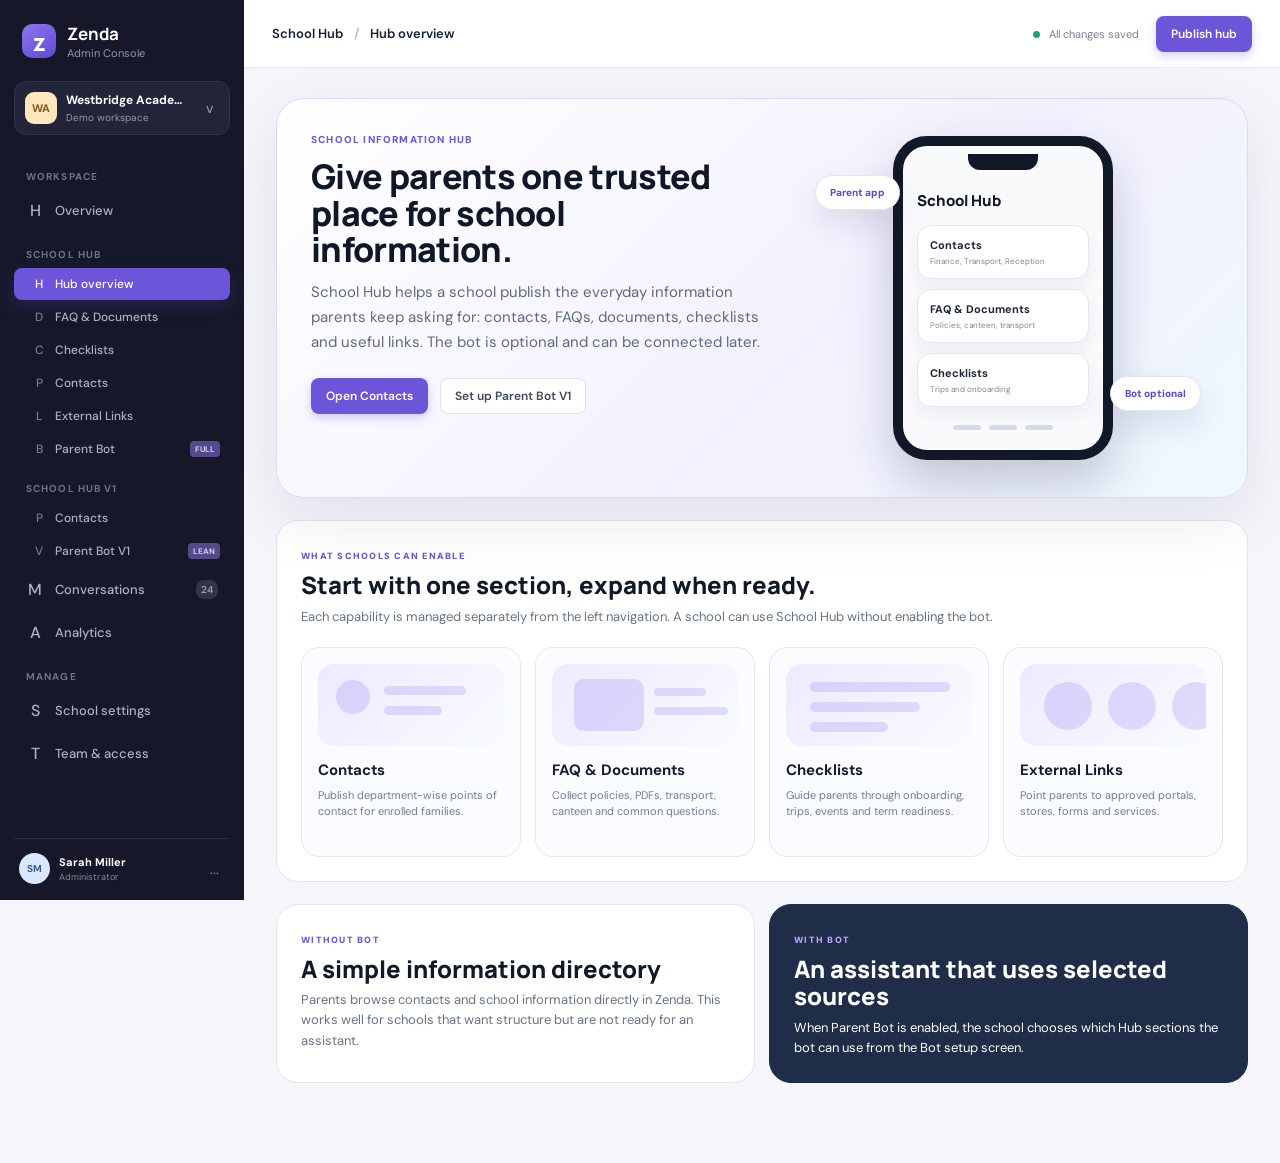
<file: hub.html>
<!doctype html>
<html lang="en">
<head>
  <meta charset="UTF-8">
  <meta name="viewport" content="width=device-width, initial-scale=1.0">
  <title>Zenda School Hub</title>
  <link rel="preconnect" href="https://fonts.googleapis.com">
  <link rel="preconnect" href="https://fonts.gstatic.com" crossorigin>
  <link href="https://fonts.googleapis.com/css2?family=DM+Sans:wght@400;500;600;700&family=Manrope:wght@600;700;800&display=swap" rel="stylesheet">
  <link rel="stylesheet" href="styles.css">
  <link rel="stylesheet" href="hub.css">
</head>
<body>
  <div class="app-shell">
    <aside class="sidebar">
      <div class="brand"><div class="brand-mark">z</div><div><strong>Zenda</strong><span>Admin Console</span></div></div>
      <div class="workspace-pill"><div class="school-avatar">WA</div><div><strong>Westbridge Academy</strong><span>Demo workspace</span></div><button>v</button></div>
      <nav></nav>
      <div class="sidebar-footer"><div class="profile"><div class="profile-avatar">SM</div><div><strong>Sarah Miller</strong><span>Administrator</span></div><button>...</button></div></div>
    </aside>

    <main class="main-area">
      <header class="topbar">
        <div class="breadcrumb">School Hub <span>/</span> Hub overview</div>
        <div class="top-actions"><span class="saved-state"><i></i> All changes saved</span><button class="button primary" id="hubPublish">Publish hub</button></div>
      </header>

      <div class="content-layout hub-marketing-layout">
        <section class="config-column">
          <section class="hub-hero">
            <div class="hub-hero-copy">
              <div class="eyebrow">SCHOOL INFORMATION HUB</div>
              <h1>Give parents one trusted place for school information.</h1>
              <p>School Hub helps a school publish the everyday information parents keep asking for: contacts, FAQs, documents, checklists and useful links. The bot is optional and can be connected later.</p>
              <div class="hero-actions">
                <a class="button primary" href="hub-contacts.html">Open Contacts</a>
                <a class="button secondary" href="v1.html">Set up Parent Bot V1</a>
              </div>
            </div>
            <div class="hub-hero-visual" aria-label="Parent app preview illustration">
              <div class="mini-phone">
                <div class="mini-notch"></div>
                <div class="mini-title">School Hub</div>
                <div class="mini-card"><b>Contacts</b><span>Finance, Transport, Reception</span></div>
                <div class="mini-card"><b>FAQ & Documents</b><span>Policies, canteen, transport</span></div>
                <div class="mini-card"><b>Checklists</b><span>Trips and onboarding</span></div>
                <div class="mini-nav"><i></i><i></i><i></i></div>
              </div>
              <div class="floating-note one">Parent app</div>
              <div class="floating-note two">Bot optional</div>
            </div>
          </section>

          <section class="marketing-section">
            <div class="section-intro">
              <span>WHAT SCHOOLS CAN ENABLE</span>
              <h2>Start with one section, expand when ready.</h2>
              <p>Each capability is managed separately from the left navigation. A school can use School Hub without enabling the bot.</p>
            </div>
            <div class="marketing-grid">
              <a class="marketing-card" href="hub-contacts.html">
                <div class="card-illustration contacts-art"><span></span><span></span><span></span></div>
                <strong>Contacts</strong>
                <p>Publish department-wise points of contact for enrolled families.</p>
              </a>
              <a class="marketing-card" href="hub-faq-documents.html">
                <div class="card-illustration docs-art"><span></span><span></span><span></span></div>
                <strong>FAQ & Documents</strong>
                <p>Collect policies, PDFs, transport, canteen and common questions.</p>
              </a>
              <a class="marketing-card" href="hub-checklists.html">
                <div class="card-illustration checklist-art"><span></span><span></span><span></span></div>
                <strong>Checklists</strong>
                <p>Guide parents through onboarding, trips, events and term readiness.</p>
              </a>
              <a class="marketing-card" href="hub-external-links.html">
                <div class="card-illustration links-art"><span></span><span></span><span></span></div>
                <strong>External Links</strong>
                <p>Point parents to approved portals, stores, forms and services.</p>
              </a>
            </div>
          </section>

          <section class="marketing-section split-story">
            <div class="story-card">
              <span>WITHOUT BOT</span>
              <h2>A simple information directory</h2>
              <p>Parents browse contacts and school information directly in Zenda. This works well for schools that want structure but are not ready for an assistant.</p>
            </div>
            <div class="story-card accent">
              <span>WITH BOT</span>
              <h2>An assistant that uses selected sources</h2>
              <p>When Parent Bot is enabled, the school chooses which Hub sections the bot can use from the Bot setup screen.</p>
            </div>
          </section>
        </section>
      </div>
    </main>
  </div>
  <div class="toast" id="toast"><span>OK</span><div><strong>Hub published</strong><p>Parent sections are now live in Zenda.</p></div></div>
  <script src="nested-nav.js"></script>
  <script src="hub.js"></script>
</body>
</html>
</file>
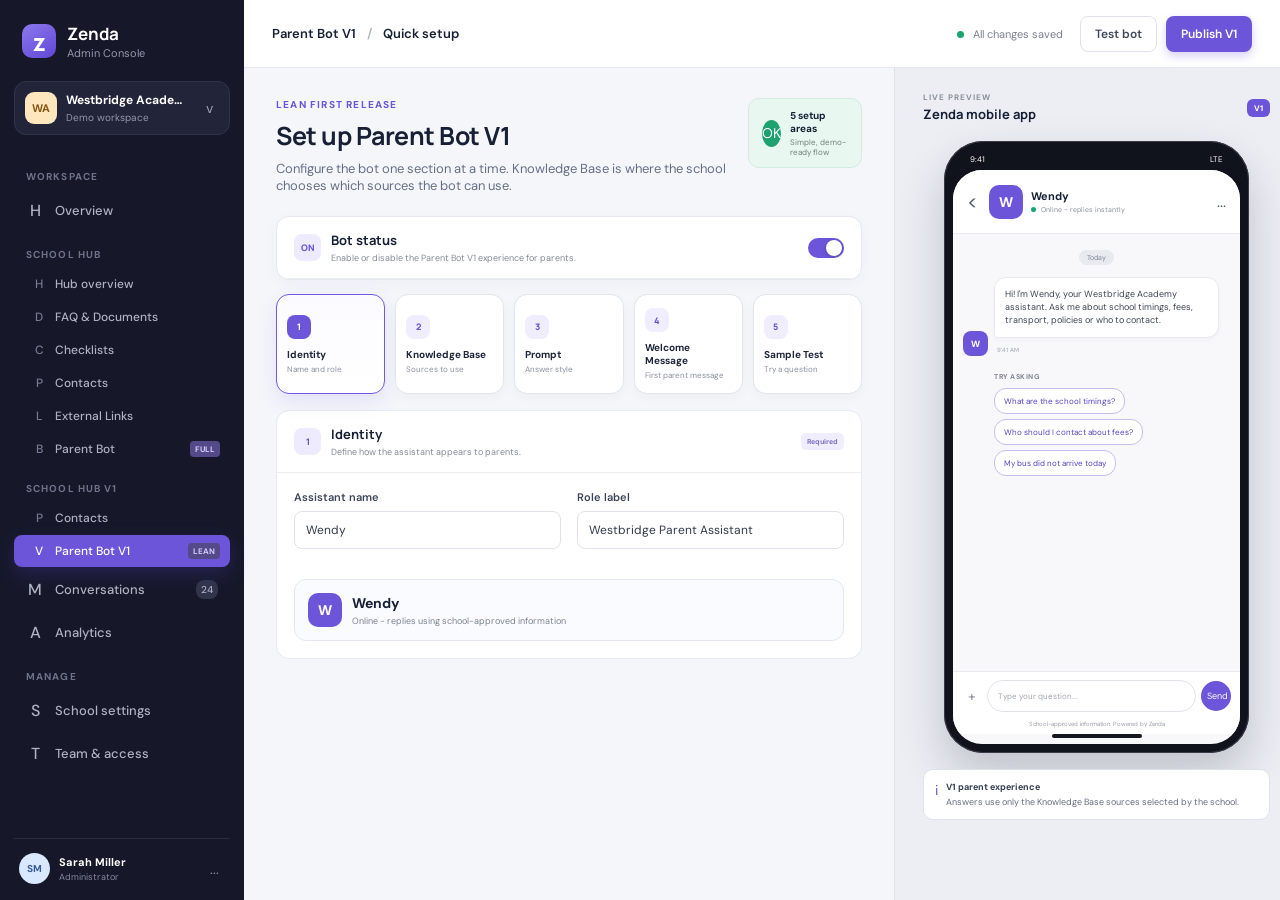
<file: v1.html>
<!doctype html>
<html lang="en">
<head>
  <meta charset="UTF-8">
  <meta name="viewport" content="width=device-width, initial-scale=1.0">
  <title>Zenda Parent Bot V1</title>
  <link rel="preconnect" href="https://fonts.googleapis.com">
  <link rel="preconnect" href="https://fonts.gstatic.com" crossorigin>
  <link href="https://fonts.googleapis.com/css2?family=DM+Sans:wght@400;500;600;700&family=Manrope:wght@600;700;800&display=swap" rel="stylesheet">
  <link rel="stylesheet" href="styles.css">
  <link rel="stylesheet" href="v1.css">
</head>
<body>
  <div class="app-shell">
    <aside class="sidebar">
      <div class="brand"><div class="brand-mark">z</div><div><strong>Zenda</strong><span>Admin Console</span></div></div>
      <div class="workspace-pill"><div class="school-avatar">WA</div><div><strong>Westbridge Academy</strong><span>Demo workspace</span></div><button>v</button></div>
      <nav></nav>
      <div class="sidebar-footer"><div class="profile"><div class="profile-avatar">SM</div><div><strong>Sarah Miller</strong><span>Administrator</span></div><button>...</button></div></div>
    </aside>

    <main class="main-area">
      <header class="topbar">
        <div class="breadcrumb">Parent Bot V1 <span>/</span> Quick setup</div>
        <div class="top-actions"><span class="saved-state"><i></i> All changes saved</span><button class="button secondary" id="v1Preview">Test bot</button><button class="button primary" id="v1Publish">Publish V1</button></div>
      </header>

      <div class="content-layout v1-layout">
        <section class="config-column">
          <div class="page-heading">
            <div>
              <div class="eyebrow">LEAN FIRST RELEASE</div>
              <h1>Set up Parent Bot V1</h1>
              <p>Configure the bot one section at a time. Knowledge Base is where the school chooses which sources the bot can use.</p>
            </div>
            <div class="v1-ready"><span>OK</span><div><strong>5 setup areas</strong><small>Simple, demo-ready flow</small></div></div>
          </div>

          <section class="v1-card v1-bot-control">
            <div class="v1-card-title"><span>ON</span><div><h2>Bot status</h2><p>Enable or disable the Parent Bot V1 experience for parents.</p></div><label class="switch"><input type="checkbox" checked><span></span></label></div>
          </section>

          <div class="v1-section-tabs" role="tablist" aria-label="Parent Bot V1 setup sections">
            <button class="active" data-section="identity"><span>1</span><strong>Identity</strong><small>Name and role</small></button>
            <button data-section="knowledge"><span>2</span><strong>Knowledge Base</strong><small>Sources to use</small></button>
            <button data-section="prompt"><span>3</span><strong>Prompt</strong><small>Answer style</small></button>
            <button data-section="welcome"><span>4</span><strong>Welcome Message</strong><small>First parent message</small></button>
            <button data-section="test"><span>5</span><strong>Sample Test</strong><small>Try a question</small></button>
          </div>

          <section class="v1-card v1-panel active" data-panel="identity">
            <div class="v1-card-title"><span>1</span><div><h2>Identity</h2><p>Define how the assistant appears to parents.</p></div><em>Required</em></div>
            <div class="v1-card-body">
              <div class="field-grid two">
                <label class="field"><span>Assistant name</span><input id="v1Name" value="Wendy"></label>
                <label class="field"><span>Role label</span><input value="Westbridge Parent Assistant"></label>
              </div>
              <div class="identity-preview">
                <div class="bot-avatar" id="v1Avatar">W</div>
                <div><strong id="v1PreviewName">Wendy</strong><span>Online - replies using school-approved information</span></div>
              </div>
            </div>
          </section>

          <section class="v1-card v1-panel" data-panel="knowledge">
            <div class="v1-card-title"><span>2</span><div><h2>Knowledge Base</h2><p>Choose which school sources the bot can use. Website is optional.</p></div><em>Required</em></div>
            <div class="v1-card-body">
              <div class="knowledge-source-list">
                <article class="source-card active-source source-enabled" id="websiteSourceCard">
                  <div>
                    <strong>School website</strong>
                    <span>Use public website pages as a knowledge source.</span>
                  </div>
                  <label class="source-toggle"><input id="websiteSourceToggle" type="checkbox" checked><span>Use in bot</span></label>
                  <div class="source-settings" id="websiteSourceSettings">
                    <label class="field"><span>Website URL</span><div class="url-entry"><span>URL</span><input value="https://www.westbridgeacademy.edu"><button id="v1Sync">Sync website</button></div></label>
                    <div class="v1-sync-result">
                      <span class="sync-check">OK</span>
                      <div><strong id="v1SyncTitle">Website ready</strong><p id="v1SyncText">41 public pages synced. Last checked today at 10:42 AM</p></div>
                      <button>Review pages</button>
                    </div>
                  </div>
                </article>

                <article class="source-card active-source">
                  <div>
                    <strong>Contacts</strong>
                    <span>Use published School Hub contacts to redirect parents to the right department.</span>
                  </div>
                  <label class="source-toggle"><input type="checkbox" checked><span>Use in bot</span></label>
                  <a href="hub-contacts.html">Manage contacts in School Hub</a>
                </article>

                <article class="source-card muted-source">
                  <div>
                    <strong>FAQ & Documents</strong>
                    <span>Policies, PDFs, canteen, transport and parent FAQs.</span>
                  </div>
                  <label class="source-toggle"><input type="checkbox" disabled><span>Later</span></label>
                </article>

                <article class="source-card muted-source">
                  <div>
                    <strong>Checklists</strong>
                    <span>Onboarding, trips, events and term-start lists.</span>
                  </div>
                  <label class="source-toggle"><input type="checkbox" disabled><span>Later</span></label>
                </article>
              </div>
            </div>
          </section>

          <section class="v1-card v1-panel" data-panel="prompt">
            <div class="v1-card-title"><span>3</span><div><h2>Prompt</h2><p>School-specific instructions for how answers should be handled.</p></div><em>Optional</em></div>
            <div class="v1-card-body">
              <div class="protected-rules v1-protected"><div class="protected-icon">OK</div><div><span>ALWAYS ON</span><strong>Zenda manages accuracy, privacy and safe answering</strong><p>The bot only uses approved information and does not invent an answer.</p></div></div>
              <label class="field"><span>Custom instructions</span><textarea id="v1Instructions" rows="5">Keep answers short and friendly. Refer to children as students. For payment issues, show the Finance Office contact. For bus issues, show the Transport Desk contact.</textarea><small>Use plain language. You do not need to write a technical AI prompt.</small></label>
            </div>
          </section>

          <section class="v1-card v1-panel" data-panel="welcome">
            <div class="v1-card-title"><span>4</span><div><h2>Welcome Message</h2><p>The first message parents see when they open the bot.</p></div><em>Required</em></div>
            <div class="v1-card-body">
              <label class="field"><span>Welcome message</span><textarea id="v1Welcome" rows="4">Hi! I'm Wendy, your Westbridge Academy assistant. Ask me about school timings, fees, transport, policies or who to contact.</textarea><small><b id="v1Chars">123</b> / 240 characters</small></label>
            </div>
          </section>

          <section class="v1-card v1-panel" data-panel="test">
            <div class="v1-card-title"><span>5</span><div><h2>Sample Test</h2><p>Ask a parent-style question before publishing.</p></div><em>Recommended</em></div>
            <div class="v1-card-body">
              <label class="field"><span>Sample question</span><div class="v1-test-input"><input id="v1Question" value="Who should I contact about a fee payment issue?"><button id="v1RunTest">Generate answer</button></div></label>
              <div class="v1-answer" id="v1Answer">
                <div class="bot-avatar small">W</div>
                <div><span>ANSWER PREVIEW</span><p>For a fee payment issue, please contact the Finance Office. Meera Shah, the Finance Manager, is available Monday to Friday from 8:00 AM to 3:30 PM.</p><div class="v1-answer-actions"><button>Call</button><button>Email</button><button>View contact</button></div><small>Source: School Hub Contacts. Custom instruction applied.</small></div>
              </div>
            </div>
          </section>
        </section>

        <aside class="preview-column">
          <div class="preview-header"><div><span>LIVE PREVIEW</span><strong>Zenda mobile app</strong></div><div class="v1-chip">V1</div></div>
          <div class="phone">
            <div class="phone-top"><span>9:41</span><div>LTE</div></div>
            <div class="mobile-screen">
              <div class="zenda-header"><button>&lt;</button><div class="bot-avatar" id="v1AvatarMirror">W</div><div><strong id="v1PreviewNameMirror">Wendy</strong><span><i></i> Online - replies instantly</span></div><button>...</button></div>
              <div class="chat-body" id="v1Chat">
                <div class="date-divider"><span>Today</span></div>
                <div class="bot-message"><div class="bot-avatar small">W</div><div><div class="bubble" id="v1PreviewWelcome">Hi! I'm Wendy, your Westbridge Academy assistant. Ask me about school timings, fees, transport, policies or who to contact.</div><span class="message-time">9:41 AM</span></div></div>
                <div class="suggested-title">Try asking</div>
                <div class="suggested-list"><button data-q="What are the school timings?">What are the school timings?</button><button data-q="Who should I contact about fees?">Who should I contact about fees?</button><button data-q="My bus did not arrive today">My bus did not arrive today</button></div>
              </div>
              <div class="chat-input"><button>+</button><div>Type your question...</div><button class="send-button">Send</button></div>
              <div class="safe-note">School-approved information. Powered by Zenda</div><div class="home-indicator"></div>
            </div>
          </div>
          <div class="preview-note"><span>i</span><p><strong>V1 parent experience</strong> Answers use only the Knowledge Base sources selected by the school.</p></div>
        </aside>
      </div>
    </main>
  </div>
  <div class="toast" id="toast"><span>OK</span><div><strong>V1 published</strong><p>The parent bot is live in Zenda.</p></div></div>
  <script src="nested-nav.js"></script>
  <script src="v1.js"></script>
</body>
</html>
</file>
<file: styles.css>
:root {
  --brand: #6c55d9;
  --brand-dark: #5942c5;
  --ink: #172035;
  --muted: #667085;
  --line: #e7e9f0;
  --surface: #ffffff;
  --page: #f5f6fa;
  --success: #19a56f;
}

* { box-sizing: border-box; }
body { margin: 0; font-family: "DM Sans", sans-serif; color: var(--ink); background: var(--page); font-size: 14px; }
button, input, textarea, select { font: inherit; }
button { cursor: pointer; }
.app-shell { display: flex; min-height: 100vh; }
.sidebar { width: 244px; background: #16182a; color: #fff; padding: 22px 14px 16px; position: fixed; inset: 0 auto 0 0; display: flex; flex-direction: column; z-index: 3; }
.brand { display: flex; align-items: center; gap: 11px; padding: 0 8px 21px; }
.brand-mark { width: 34px; height: 34px; border-radius: 10px; background: linear-gradient(145deg, #8c78ef, #6047d5); display: grid; place-items: center; font: 800 24px Manrope; }
.brand strong, .brand span { display: block; }
.brand strong { font: 700 17px Manrope; }
.brand span { color: #9497aa; font-size: 11px; margin-top: 1px; }
.workspace-pill { background: #22243a; border: 1px solid #30334c; border-radius: 12px; padding: 10px; display: flex; align-items: center; gap: 9px; margin-bottom: 18px; }
.school-avatar { width: 32px; height: 32px; border-radius: 9px; background: #ffe7bd; color: #8a5411; display: grid; place-items: center; font-weight: 700; font-size: 11px; }
.workspace-pill div:nth-child(2) { min-width: 0; flex: 1; }
.workspace-pill strong, .workspace-pill span { display: block; white-space: nowrap; overflow: hidden; text-overflow: ellipsis; }
.workspace-pill strong { font-size: 12px; }
.workspace-pill span { color: #9296ad; font-size: 10px; margin-top: 3px; }
.workspace-pill button { color: #9da0b4; border: 0; background: none; }
nav { flex: 1; }
.nav-label { color: #6f7389; text-transform: uppercase; font-size: 10px; letter-spacing: .11em; font-weight: 700; padding: 0 12px; margin: 17px 0 7px; }
.nav-item { color: #aeb1c1; text-decoration: none; padding: 10px 12px; border-radius: 9px; display: flex; align-items: center; gap: 11px; margin: 2px 0; font-weight: 500; font-size: 13px; }
.nav-subitem { color: #aeb1c1; text-decoration: none; padding: 8px 10px 8px 18px; border-radius: 8px; display: flex; align-items: center; gap: 9px; margin: 1px 0; font-weight: 500; font-size: 12px; }
.nav-subitem > span { width: 14px; text-align: center; color: #777b91; }
.nav-subitem b { font-size: 8px; color: #d7ceff; background: #554a89; border-radius: 4px; padding: 3px 5px; margin-left: auto; text-transform: uppercase; }
.nav-subitem.active { background: #6c55d9; color: #fff; box-shadow: 0 7px 18px rgba(80, 60, 180, .28); }
.nav-subitem.active > span { color: #fff; }
.nav-item > span { width: 18px; font-size: 16px; text-align: center; }
.nav-item b { font-size: 8px; color: #d7ceff; background: #554a89; border-radius: 4px; padding: 3px 5px; margin-left: auto; text-transform: uppercase; }
.nav-item i { margin-left: auto; background: #31344c; font-style: normal; font-size: 10px; min-width: 22px; padding: 3px 5px; text-align: center; border-radius: 8px; }
.nav-item.active { background: #6c55d9; color: #fff; box-shadow: 0 7px 18px rgba(80, 60, 180, .28); }
.usage { background: #22243a; padding: 11px; border-radius: 10px; margin-bottom: 13px; }
.usage span, .usage strong { display: block; font-size: 10px; }
.usage span { color: #9296aa; }
.usage strong { margin: 4px 0 8px; font-size: 11px; }
.usage > div { height: 4px; background: #383b54; border-radius: 9px; overflow: hidden; }
.usage i { display: block; width: 32%; height: 100%; background: #8b77ed; }
.profile { display: flex; align-items: center; gap: 9px; border-top: 1px solid #292c41; padding: 14px 5px 0; }
.profile-avatar { width: 31px; height: 31px; background: #d9e7ff; color: #375a98; display: grid; place-items: center; border-radius: 50%; font-size: 10px; font-weight: 700; }
.profile div:nth-child(2) { flex: 1; }
.profile strong, .profile span { display: block; }
.profile strong { font-size: 11px; }
.profile span { color: #85899e; font-size: 9px; margin-top: 2px; }
.profile button { border: 0; background: transparent; color: #888b9f; }

.main-area { margin-left: 244px; width: calc(100% - 244px); }
.topbar { height: 68px; background: #fff; border-bottom: 1px solid var(--line); display: flex; align-items: center; justify-content: space-between; padding: 0 28px; position: sticky; top: 0; z-index: 2; }
.breadcrumb { font-weight: 600; font-size: 13px; }
.breadcrumb span { color: #b3b7c2; margin: 0 8px; }
.top-actions { display: flex; align-items: center; gap: 9px; }
.saved-state { color: #7b8190; font-size: 11px; margin-right: 8px; }
.saved-state i { width: 7px; height: 7px; background: var(--success); display: inline-block; border-radius: 50%; margin-right: 6px; }
.button { border-radius: 8px; padding: 9px 14px; border: 1px solid transparent; font-size: 12px; font-weight: 600; }
.button.primary { color: #fff; background: var(--brand); box-shadow: 0 4px 10px color-mix(in srgb, var(--brand) 28%, transparent); }
.button.primary:hover { background: var(--brand-dark); }
.button.secondary { background: #fff; border-color: #dfe2e9; color: #3f4758; }
.button.tertiary { background: #fff; border-color: #dfe2e9; padding: 8px 12px; }
.button.full { width: 100%; padding: 12px; }
.content-layout { display: grid; grid-template-columns: minmax(660px, 1fr) 404px; max-width: 1500px; margin: 0 auto; }
.config-column { padding: 30px 32px 80px; min-width: 0; }
.preview-column { background: #eceef4; border-left: 1px solid #dfe2ea; padding: 24px 28px; min-height: calc(100vh - 68px); position: sticky; top: 68px; height: calc(100vh - 68px); overflow-y: auto; }
.page-heading { display: flex; justify-content: space-between; align-items: flex-start; margin-bottom: 22px; gap: 20px; }
.eyebrow { color: var(--brand); letter-spacing: .12em; font-size: 10px; font-weight: 800; margin-bottom: 7px; }
h1, h2, h3 { font-family: Manrope, sans-serif; margin: 0; }
h1 { font-size: 25px; letter-spacing: -.02em; }
.page-heading p { color: var(--muted); margin: 7px 0 0; font-size: 13px; }
.status-card { display: flex; align-items: center; gap: 9px; border: 1px solid var(--line); background: #fff; border-radius: 12px; padding: 10px 12px; min-width: 210px; box-shadow: 0 3px 10px rgba(34, 40, 70, .03); }
.status-dot { width: 8px; height: 8px; background: var(--success); border-radius: 50%; box-shadow: 0 0 0 4px #e5f7f0; }
.status-card > div { flex: 1; }
.status-card strong, .status-card div span { display: block; }
.status-card strong { font-size: 11px; }
.status-card div span { color: #8a8f9e; font-size: 9px; margin-top: 2px; }
.switch { display: inline-flex; align-items: center; }
.switch input { display: none; }
.switch > span { width: 36px; height: 20px; background: #ccd0da; border-radius: 30px; position: relative; transition: .2s; }
.switch > span:after { content: ""; width: 16px; height: 16px; background: #fff; border-radius: 50%; position: absolute; left: 2px; top: 2px; box-shadow: 0 1px 4px rgba(0,0,0,.2); transition: .2s; }
.switch input:checked + span { background: var(--brand); }
.switch input:checked + span:after { transform: translateX(16px); }
.switch.small > span { width: 31px; height: 18px; }
.switch.small > span:after { width: 14px; height: 14px; }
.switch.small input:checked + span:after { transform: translateX(13px); }
.setup-progress { background: #fff; border: 1px solid var(--line); border-radius: 12px; padding: 15px 17px; margin-bottom: 20px; }
.bot-connection-card { background: #fff; border: 1px solid #dcd7f6; border-radius: 13px; padding: 16px; margin-bottom: 18px; box-shadow: 0 4px 14px rgba(80, 60, 180, .04); }
.bot-connection-head { display: flex; justify-content: space-between; gap: 20px; align-items: flex-start; margin-bottom: 13px; }
.bot-connection-head span { color: var(--brand); font-size: 8px; font-weight: 800; letter-spacing: .11em; }
.bot-connection-head h3 { font-size: 14px; margin-top: 3px; }
.bot-connection-head p { color: #808796; font-size: 9px; margin: 3px 0 0; }
.bot-connect-grid { display: grid; grid-template-columns: repeat(5, 1fr); gap: 8px; }
.bot-connect-grid label { border: 1px solid #e1e4eb; border-radius: 9px; padding: 10px; min-height: 78px; display: flex; flex-direction: column; justify-content: space-between; }
.bot-connect-grid label.connected { border-color: #cfc6fa; background: #fbfaff; }
.bot-connect-grid label > span, .bot-connect-grid strong { display: block; }
.bot-connect-grid label > span { color: #4d5668; font-size: 9px; font-weight: 700; }
.bot-connect-grid strong { color: #858b98; font-size: 7px; margin-top: 3px; }
.bot-connect-grid input { accent-color: var(--brand); align-self: flex-start; }
.progress-copy { display: flex; justify-content: space-between; font-size: 11px; }
.progress-copy span { color: var(--brand); font-weight: 700; }
.progress-track { height: 5px; background: #eceef4; margin: 10px 0; border-radius: 4px; overflow: hidden; }
.progress-track i { height: 100%; width: 86%; background: linear-gradient(90deg, var(--brand), #9b87ec); display: block; transition: .3s; }
.progress-steps { display: flex; justify-content: space-between; font-size: 9px; }
.progress-steps .done { color: #4d596b; }
.progress-steps .pending { color: #a1a5af; }
.section-tabs { display: flex; background: #eceef3; border-radius: 10px; padding: 4px; margin-bottom: 22px; overflow-x: auto; }
.section-tabs button { flex: 1; min-width: 90px; border: 0; background: transparent; color: #707686; font-size: 11px; padding: 8px 9px; border-radius: 7px; font-weight: 600; }
.section-tabs button.active { background: #fff; color: var(--ink); box-shadow: 0 2px 6px rgba(40,45,70,.09); }
.config-section { display: none; }
.config-section.active { display: block; animation: fade .2s ease; }
@keyframes fade { from { opacity: 0; transform: translateY(4px); } }
.section-title { display: flex; align-items: center; gap: 11px; margin-bottom: 13px; }
.section-title h2 { font-size: 17px; }
.section-title p { color: var(--muted); font-size: 11px; margin: 3px 0 0; }
.section-icon { width: 38px; height: 38px; border-radius: 10px; display: grid; place-items: center; font-weight: 700; font-size: 12px; }
.section-icon.purple { background: #eeeaff; color: #694fd5; }
.section-icon.blue { background: #e4f2ff; color: #317fbd; }
.section-icon.green { background: #e4f8ef; color: #1e9368; }
.section-icon.orange { background: #fff0dc; color: #c7751e; }
.section-icon.pink { background: #ffe8f0; color: #c95782; }
.form-card { background: #fff; border: 1px solid var(--line); border-radius: 13px; padding: 20px; margin-bottom: 16px; box-shadow: 0 2px 8px rgba(35,43,76,.025); }
.form-card.compact { padding: 0; overflow: hidden; }
.field-grid { display: grid; gap: 16px; }
.field-grid.two { grid-template-columns: 1fr 1fr; }
.field { display: block; margin-bottom: 16px; }
.field > span, .input-label { display: block; font-weight: 600; font-size: 11px; margin-bottom: 7px; color: #3c4556; }
.field input, .field textarea, .field select, .prompt-list input { width: 100%; border: 1px solid #dfe2e9; border-radius: 8px; padding: 10px 11px; outline: none; color: #333b4c; background: #fff; font-size: 12px; }
.field input:focus, .field textarea:focus, .field select:focus { border-color: var(--brand); box-shadow: 0 0 0 3px color-mix(in srgb, var(--brand) 12%, transparent); }
.field textarea { resize: vertical; line-height: 1.5; }
.field small, .field-help { display: block; color: #8a909e; font-size: 9px; margin-top: 6px; }
.field small b { color: #747b89; }
.appearance-row { display: grid; grid-template-columns: 1fr 1fr; gap: 16px; }
.color-input { display: flex; align-items: center; border: 1px solid #dfe2e9; border-radius: 8px; height: 38px; overflow: hidden; width: 150px; }
.color-input input[type=color] { width: 37px; height: 37px; border: 0; padding: 4px; background: #fff; }
.color-input input[type=text] { border: 0; width: 100px; outline: none; font-size: 11px; }
.avatar-picker { display: flex; align-items: center; gap: 8px; }
.bot-avatar { width: 34px; height: 34px; background: var(--brand); color: #fff; border-radius: 10px; display: grid; place-items: center; font-weight: 700; }
.bot-avatar.large { width: 42px; height: 42px; border-radius: 12px; font-size: 15px; }
.bot-avatar.small { width: 25px; height: 25px; border-radius: 8px; flex: none; font-size: 9px; }
.text-button { background: none; border: 0; color: var(--brand); font-size: 11px; font-weight: 600; padding: 7px; }
.url-entry { display: flex; border: 1px solid #dfe2e9; border-radius: 8px; overflow: hidden; align-items: center; }
.url-entry > span { color: #9298a6; margin-left: 11px; }
.url-entry input { border: 0; flex: 1; box-shadow: none !important; }
.url-entry button { border: 0; border-left: 1px solid #dfe2e9; align-self: stretch; background: #f8f8fb; color: var(--brand); font-size: 10px; font-weight: 700; padding: 0 13px; }
.source-summary { display: grid; grid-template-columns: repeat(3, 1fr) 1.3fr; border: 1px solid #eceef2; border-radius: 9px; margin-bottom: 15px; }
.source-summary > div { padding: 12px; border-right: 1px solid #eceef2; }
.source-summary > div:last-child { border: 0; }
.source-summary strong, .source-summary span { display: block; }
.source-summary strong { font-size: 15px; }
.source-summary span { font-size: 9px; color: #8c92a0; margin-top: 3px; }
.source-summary .sync-status { position: relative; padding-left: 29px; }
.sync-status i { position: absolute; width: 8px; height: 8px; background: var(--success); left: 13px; top: 15px; border-radius: 50%; }
.sync-status strong { font-size: 11px; }
.source-list { border: 1px solid #eceef2; border-radius: 9px; overflow: hidden; }
.source-row { display: flex; align-items: center; gap: 10px; padding: 11px; border-bottom: 1px solid #eceef2; }
.source-row:last-child { border: 0; }
.file-icon { width: 31px; height: 31px; display: grid; place-items: center; border-radius: 7px; font-size: 8px; font-weight: 800; }
.file-icon.web { background: #e6f2ff; color: #3980be; font-size: 14px; }
.file-icon.pdf { background: #ffeaeb; color: #d84e58; }
.file-icon.doc { background: #e8edff; color: #5871cb; }
.source-row > div:nth-child(2) { flex: 1; }
.source-row strong, .source-row div span { display: block; }
.source-row strong { font-size: 11px; }
.source-row div span { color: #8e94a0; font-size: 9px; margin-top: 3px; }
.source-state { color: #188b61; background: #e8f8f1; font-size: 9px; padding: 4px 7px; border-radius: 5px; }
.source-row > button { border: 0; background: none; color: #8a909b; }
.button.upload { background: #fafaff; border: 1px dashed #cdc6ef; color: var(--brand); width: 100%; margin-top: 12px; padding: 10px; }
.knowledge-intro { display: flex; align-items: center; gap: 13px; padding: 16px 18px; margin-bottom: 14px; border-radius: 13px; color: #fff; background: linear-gradient(120deg, #24334f, #344d75); box-shadow: 0 8px 20px rgba(31,47,77,.14); }
.concept-banner { display: flex; align-items: center; gap: 12px; background: #fff; border: 1px solid var(--line); border-radius: 12px; padding: 13px 15px; margin-bottom: 14px; }
.concept-symbol { width: 35px; height: 35px; flex: none; border-radius: 10px; display: grid; place-items: center; font: 800 13px Manrope; }
.knowledge-concept .concept-symbol { background: #e5f2ff; color: #347eb9; }
.behaviour-concept .concept-symbol { background: #e4f8ef; color: #248f68; }
.requests-concept .concept-symbol { background: #fff0dc; color: #bc721d; }
.concept-banner > div:nth-child(2) { flex: 1; }
.concept-banner > div:nth-child(2) > span { color: #8b92a0; font-size: 7px; letter-spacing: .11em; font-weight: 800; }
.concept-banner strong { display: block; font-size: 11px; margin: 2px 0; }
.concept-banner p { color: #818895; font-size: 9px; margin: 0; }
.concept-features { display: grid; grid-template-columns: 1fr 1fr; gap: 4px; width: 150px; }
.concept-features span { color: #687284; background: #f1f2f5; border-radius: 5px; padding: 4px 6px; text-align: center; font-size: 7px; font-weight: 600; }
.knowledge-intro-icon { width: 39px; height: 39px; border: 1px solid rgba(255,255,255,.28); background: rgba(255,255,255,.1); border-radius: 11px; display: grid; place-items: center; font: 700 11px Manrope; }
.knowledge-intro > div:nth-child(2) { flex: 1; }
.knowledge-intro span { color: #a9c8f2; font-size: 8px; font-weight: 800; letter-spacing: .11em; }
.knowledge-intro h3 { font-size: 14px; margin: 3px 0; }
.knowledge-intro p { margin: 0; color: #cbd7e7; font-size: 10px; line-height: 1.45; max-width: 570px; }
.knowledge-intro .ready-badge { color: #dff8ed; background: rgba(49,185,125,.2); border: 1px solid rgba(100,220,163,.25); padding: 6px 8px; border-radius: 7px; letter-spacing: 0; white-space: nowrap; }
.website-setup-card { border-top: 3px solid #4c91c9; }
.website-actions { display: flex; align-items: center; justify-content: space-between; margin-top: 12px; }
.website-actions label { color: #747b89; font-size: 9px; display: flex; align-items: center; gap: 5px; }
.website-actions input { accent-color: var(--brand); }
.future-sources { margin-top: 20px; }
.future-heading { display: flex; align-items: flex-end; justify-content: space-between; gap: 20px; margin-bottom: 12px; }
.future-heading > div:first-child { max-width: 540px; }
.future-heading span { color: #6e7f99; letter-spacing: .11em; font-size: 8px; font-weight: 800; }
.future-heading h3 { font-size: 14px; margin: 4px 0; }
.future-heading p { color: #7e8593; font-size: 10px; line-height: 1.45; margin: 0; }
.architecture-pill { background: #ebeef4; color: #667185; border-radius: 15px; padding: 7px 10px; font-size: 8px; white-space: nowrap; }
.architecture-pill b { color: var(--brand); padding: 0 4px; }
.future-grid { display: grid; grid-template-columns: 1fr 1fr; gap: 9px; }
.future-grid article { background: #fff; border: 1px solid var(--line); border-radius: 11px; padding: 12px; display: flex; align-items: center; gap: 10px; position: relative; }
.future-grid article > div:nth-child(2) { flex: 1; }
.future-grid strong, .future-grid div span { display: block; }
.future-grid strong { font-size: 10px; }
.future-grid div span { color: #8a909d; font-size: 8px; margin-top: 3px; }
.future-grid em { position: absolute; top: 8px; right: 8px; color: #888e9b; background: #f0f1f4; border-radius: 5px; padding: 3px 5px; font-style: normal; font-size: 7px; }
.future-icon { width: 34px; height: 34px; flex: none; border-radius: 9px; display: grid; place-items: center; font-size: 13px; font-weight: 700; }
.future-icon.policy { background: #f1eaff; color: #7658cb; }
.future-icon.portal { background: #e6f2ff; color: #3980bd; }
.future-icon.checklist { background: #e6f8ef; color: #26916a; }
.future-icon.trips { background: #fff0dd; color: #bf741d; }
.future-icon.canteen { background: #ffe8e8; color: #c85d5d; }
.future-icon.flow { background: #e8efff; color: #526fc1; }
.future-note { display: flex; gap: 9px; align-items: center; margin-top: 10px; padding: 11px 13px; background: #f0edff; border: 1px solid #dfd8ff; border-radius: 10px; color: var(--brand); }
.future-note p { margin: 0; color: #6b6683; font-size: 9px; line-height: 1.45; }
.future-note strong { display: block; color: #4a416d; margin-bottom: 1px; }
.managed-label, .safe-badge { color: #6e5ac2; background: #eeeaff; border-radius: 6px; padding: 4px 7px; font-size: 8px; font-weight: 700; white-space: nowrap; }
.protected-rules { display: flex; align-items: center; gap: 12px; padding: 13px 15px; margin-bottom: 14px; background: #f2f7f5; border: 1px solid #d9ebe4; border-radius: 11px; }
.protected-icon { width: 33px; height: 33px; display: grid; place-items: center; flex: none; border-radius: 9px; color: #16865f; background: #dff3eb; font-weight: 800; }
.protected-rules > div:nth-child(2) { flex: 1; }
.protected-rules span { color: #5d8a79; font-size: 7px; font-weight: 800; letter-spacing: .1em; }
.protected-rules strong { display: block; font-size: 10px; margin: 2px 0; }
.protected-rules p { color: #73847d; font-size: 8px; line-height: 1.4; margin: 0; }
.safe-badge { color: #16855e; background: #e4f7ef; }
.prompt-card .card-heading.unpadded { padding: 0 0 14px; }
.prompt-field { margin-top: 15px; }
.prompt-actions { display: flex; align-items: center; justify-content: space-between; }
.prompt-actions span { color: #9297a3; font-size: 8px; }
.instruction-preview { display: none; margin-top: 12px; padding: 12px; background: #f7f7fa; border: 1px solid #e4e5eb; border-radius: 9px; }
.instruction-preview.show { display: grid; grid-template-columns: 1fr 1.25fr; gap: 10px; }
.instruction-preview span { color: #858b98; display: block; font-size: 7px; font-weight: 700; text-transform: uppercase; letter-spacing: .07em; margin-bottom: 5px; }
.instruction-preview strong, .instruction-preview p { font-size: 9px; line-height: 1.45; margin: 0; }
.preview-answer { background: #fff; border: 1px solid #e6e7ec; border-radius: 8px; padding: 9px; }
.preview-answer div { display: flex; gap: 5px; margin-top: 8px; }
.preview-answer button { color: var(--brand); background: #f0edff; border: 0; border-radius: 6px; padding: 5px 7px; font-size: 7px; font-weight: 700; }
.advanced-prompt { margin-top: 15px; border-top: 1px solid #eceef2; padding-top: 13px; }
.advanced-prompt summary { cursor: pointer; color: #4b5364; font-size: 10px; font-weight: 700; list-style: none; display: flex; align-items: center; gap: 7px; }
.advanced-prompt summary:before { content: ""; color: var(--brand); font-size: 15px; transition: .2s; }
.advanced-prompt[open] summary:before { transform: rotate(90deg); }
.advanced-prompt summary em { color: #8e849f; background: #f2eff7; font-size: 7px; font-style: normal; padding: 3px 5px; border-radius: 4px; }
.advanced-warning { color: #8a6826; background: #fff6df; border: 1px solid #f1dfa9; padding: 9px 10px; border-radius: 7px; font-size: 8px; line-height: 1.4; margin: 11px 0; }
.advanced-actions { display: flex; justify-content: space-between; align-items: center; }
.card-heading { padding: 16px 18px; display: flex; align-items: center; justify-content: space-between; border-bottom: 1px solid #eceef2; }
.card-heading h3, .form-card > h3 { font-size: 13px; }
.card-heading p { margin: 3px 0 0; color: #858c99; font-size: 10px; }
.setting-row { padding: 13px 18px; display: flex; align-items: center; justify-content: space-between; border-bottom: 1px solid #eceef2; gap: 20px; }
.setting-row:last-child { border-bottom: 0; }
.setting-row strong, .setting-row div span { display: block; }
.setting-row strong { font-size: 11px; }
.setting-row div span { color: #878d9b; font-size: 9px; margin-top: 3px; }
.prompt-list > div { display: flex; align-items: center; gap: 8px; margin-bottom: 8px; }
.prompt-list > div > span { width: 20px; height: 20px; display: grid; place-items: center; background: #f0edff; color: var(--brand); border-radius: 5px; font-size: 9px; font-weight: 700; }
.prompt-list input { flex: 1; padding: 9px 10px; }
.prompt-list button { border: 0; background: none; color: #adb1ba; font-size: 16px; }
.add-prompt { padding-left: 0; }
hr { border: 0; border-top: 1px solid #eceef2; margin: 17px 0; }
.padded { padding: 16px 18px 0; }
.topless { padding-top: 0; }
.capture-fields { border: 1px solid #eceef2; border-radius: 9px; overflow: hidden; margin-bottom: 8px; }
.capture-header, .capture-fields > label { display: grid; grid-template-columns: 1fr 90px; align-items: center; padding: 9px 12px; border-bottom: 1px solid #eceef2; }
.capture-header { background: #f8f9fb; color: #8b919e; font-size: 9px; font-weight: 700; text-transform: uppercase; }
.capture-fields > label { grid-template-columns: 20px 1fr 90px; }
.capture-fields > label:last-child { border: 0; }
.capture-fields strong { font-size: 11px; }
.drag { color: #b3b7c0; }
.channel-row { padding: 15px 18px; display: flex; align-items: center; gap: 11px; border-bottom: 1px solid #eceef2; }
.channel-row:last-child { border-bottom: 0; }
.channel-row.selected { background: #fbfaff; }
.channel-logo { width: 37px; height: 37px; border-radius: 10px; display: grid; place-items: center; font-weight: 800; }
.channel-logo.zenda { background: var(--brand); color: #fff; font-size: 20px; }
.channel-logo.website { background: #e5f3ff; color: #3982bb; font-size: 17px; }
.channel-logo.link { background: #fff0dc; color: #bd731b; font-size: 17px; }
.channel-row > div:nth-child(2) { flex: 1; }
.channel-row strong, .channel-row div span { display: block; }
.channel-row strong { font-size: 11px; }
.channel-row div span { font-size: 9px; color: #898f9c; margin-top: 3px; }
.channel-row em { color: var(--brand); background: #efebff; font-size: 8px; font-style: normal; font-weight: 700; padding: 3px 5px; border-radius: 4px; display: inline-block; margin-top: 5px; }
.placement-options { display: grid; grid-template-columns: repeat(3, 1fr); gap: 10px; margin: 13px 0 18px; }
.placement { border: 1px solid #e0e3e9; border-radius: 9px; padding: 9px; position: relative; text-align: center; }
.placement input { position: absolute; right: 7px; top: 7px; accent-color: var(--brand); }
.placement.selected { border-color: var(--brand); box-shadow: 0 0 0 2px color-mix(in srgb, var(--brand) 10%, transparent); }
.placement strong, .placement > span { display: block; }
.placement strong { font-size: 10px; margin-top: 8px; }
.placement > span { color: #9398a4; font-size: 8px; margin-top: 2px; }
.mini-layout { width: 70px; height: 48px; background: #f0f1f5; border-radius: 5px; margin: 4px auto; position: relative; padding: 7px; }
.mini-layout i { width: 100%; height: 5px; background: #d6d9e1; display: block; margin-bottom: 6px; }
.mini-layout span { width: 22px; height: 16px; background: #fff; display: inline-block; margin: 1px; }
.mini-layout b { position: absolute; width: 16px; height: 16px; right: 8px; bottom: 7px; background: var(--brand); border-radius: 5px; }
.mini-layout.list b { bottom: 4px; right: 27px; width: 20px; height: 4px; }
.mini-layout.both b { box-shadow: -28px 0 0 #b9addf; }
.setting-row.inset { border: 1px solid #eceef2; border-radius: 9px; padding: 12px; }
.setting-row.inset.behaviour-setting { margin-top: 8px; }
.contacts-summary { display: grid; grid-template-columns: 1fr 1fr 1fr auto; gap: 0; align-items: center; background: #fff; border: 1px solid var(--line); border-radius: 11px; padding: 11px 14px; margin-bottom: 13px; }
.contacts-summary > div { border-right: 1px solid #eceef2; padding: 0 12px; }
.contacts-summary > div:first-child { padding-left: 0; }
.contacts-summary strong, .contacts-summary span { display: block; }
.contacts-summary strong { font-size: 11px; }
.contacts-summary span { color: #8a909d; font-size: 8px; margin-top: 2px; }
.contacts-summary button { margin-left: 12px; }
.contact-admin-card { background: #fff; border: 1px solid var(--line); border-radius: 11px; margin-bottom: 10px; overflow: hidden; }
.contact-card-head { display: flex; align-items: center; gap: 10px; padding: 12px 14px; }
.contact-card-head > div { flex: 1; }
.contact-card-head strong, .contact-card-head small { display: block; }
.contact-card-head strong { font-size: 11px; }
.contact-card-head small { color: #898f9c; font-size: 8px; margin-top: 3px; }
.contact-card-head > button { border: 0; background: none; color: #9297a2; }
.contact-visibility { display: flex; gap: 6px; flex-wrap: wrap; margin-left: auto; }
.contact-visibility label { display: flex; align-items: center; gap: 4px; color: #6f7684; background: #f2f3f6; border-radius: 5px; padding: 4px 6px; font-size: 7px; font-weight: 700; }
.contact-visibility input { accent-color: var(--brand); }
.contact-details-grid { display: grid; grid-template-columns: 1.3fr 1.3fr 1fr 1.2fr; gap: 10px; background: #f8f9fb; border-top: 1px solid #eceef2; padding: 10px 14px; }
.contact-details-grid small, .contact-details-grid b { display: block; }
.contact-details-grid small { color: #999eaa; font-size: 6px; letter-spacing: .06em; margin-bottom: 3px; }
.contact-details-grid b { color: #525a69; font-size: 8px; font-weight: 600; }
.contact-options { margin-top: 16px; }
.request-routes > div { display: grid; grid-template-columns: 35px 1fr 110px 90px 20px; align-items: center; gap: 10px; padding: 11px 16px; border-bottom: 1px solid #eceef2; }
.request-routes strong { font-size: 10px; }
.request-routes > div > span:nth-child(3) { color: #7f8694; font-size: 9px; }
.request-routes em { color: #66549c; background: #f0edfa; border-radius: 5px; padding: 4px 5px; font-style: normal; font-size: 7px; text-align: center; }
.request-routes button { border: 0; background: none; color: #8f95a1; font-size: 17px; }
.route-icon { width: 30px; height: 30px; display: grid; place-items: center; border-radius: 8px; font-size: 11px; font-weight: 700; }
.route-icon.finance { color: #4f6fb7; background: #e8efff; }
.route-icon.transport { color: #3981b7; background: #e5f3ff; }
.route-icon.academic { color: #7558c7; background: #efeaff; }
.route-icon.wellbeing { color: #c15a7c; background: #ffe9f0; }
.route-icon.canteen { color: #bd731d; background: #fff0dd; }
.route-icon.general { color: #687180; background: #eceef2; }
.route-add { margin: 7px 10px; }
.request-help { margin: 5px 0 12px; }
.routing-explainer { display: flex; align-items: center; gap: 8px; margin: 12px 0; padding: 12px; border-radius: 11px; background: #273550; color: #fff; }
.routing-explainer > div { flex: 1; }
.routing-explainer > div > span { width: 18px; height: 18px; display: inline-grid; place-items: center; border-radius: 50%; background: rgba(255,255,255,.14); font-size: 7px; margin-bottom: 5px; }
.routing-explainer strong, .routing-explainer p { display: block; margin: 0; }
.routing-explainer strong { font-size: 9px; }
.routing-explainer p { color: #bec9dc; font-size: 7px; margin-top: 2px; }
.routing-explainer > b { color: #8fa5ca; }

.preview-header { display: flex; justify-content: space-between; align-items: center; margin-bottom: 18px; }
.preview-header span, .preview-header strong { display: block; }
.preview-header span { font-size: 8px; color: #8b909c; letter-spacing: .12em; font-weight: 800; }
.preview-header strong { font: 700 13px Manrope; margin-top: 3px; }
.device-buttons { display: flex; background: #dfe2e9; border-radius: 7px; padding: 3px; }
.device-buttons button { border: 0; background: transparent; padding: 5px 8px; border-radius: 5px; color: #7c8290; font-size: 8px; }
.device-buttons button.active { background: #fff; color: #333b4a; box-shadow: 0 1px 4px rgba(40,45,70,.1); }
.phone { width: 305px; height: 612px; background: #11131c; border-radius: 39px; padding: 9px; margin: 0 auto; box-shadow: 0 22px 45px rgba(36,40,60,.22), inset 0 0 0 1px #3a3b45; }
.phone-top { color: #fff; display: flex; justify-content: space-between; padding: 4px 17px 6px; font-size: 8px; height: 20px; }
.mobile-screen { height: 574px; background: #f8f8fb; border-radius: 29px; overflow: hidden; display: flex; flex-direction: column; position: relative; }
.zenda-header { height: 64px; background: #fff; border-bottom: 1px solid #e9eaf0; padding: 11px 10px; display: flex; align-items: center; gap: 8px; }
.zenda-header > button { border: 0; background: none; color: #4b5361; font-size: 19px; padding: 0 4px; }
.zenda-header > button:last-child { margin-left: auto; font-size: 15px; }
.zenda-header > div:nth-child(3) { min-width: 0; }
.zenda-header strong, .zenda-header div span { display: block; }
.zenda-header strong { font-size: 11px; }
.zenda-header div span { font-size: 7px; color: #8a909c; margin-top: 2px; white-space: nowrap; }
.zenda-header div span i { width: 5px; height: 5px; display: inline-block; background: var(--success); border-radius: 50%; margin-right: 3px; }
.chat-body { flex: 1; overflow-y: auto; padding: 12px 10px; }
.date-divider { text-align: center; margin-bottom: 13px; }
.date-divider span { background: #e9eaf0; color: #7c8290; padding: 3px 8px; border-radius: 8px; font-size: 7px; }
.bot-message { display: flex; align-items: flex-end; gap: 6px; }
.bot-message > div:nth-child(2) { max-width: 225px; }
.bubble { background: #fff; border: 1px solid #e8e9ef; border-radius: 12px 12px 12px 3px; padding: 10px; color: #3f4756; font-size: 9px; line-height: 1.45; box-shadow: 0 2px 5px rgba(40,45,65,.03); }
.message-time { color: #9ba0aa; font-size: 6px; margin-left: 3px; }
.suggested-title { color: #7e8491; font-size: 7px; text-transform: uppercase; font-weight: 700; letter-spacing: .08em; margin: 16px 0 7px 31px; }
.suggested-list { margin-left: 31px; }
.suggested-list button { display: block; width: auto; max-width: 100%; text-align: left; background: #fff; border: 1px solid color-mix(in srgb, var(--brand) 28%, #e8e9ef); color: var(--brand-dark); border-radius: 12px; padding: 7px 9px; margin: 5px 0; font-size: 8px; }
.mobile-contact-card { background: #fff; border: 1px solid #e4e6ec; border-radius: 11px; margin-top: 7px; overflow: hidden; box-shadow: 0 2px 6px rgba(40,45,65,.04); }
.mobile-contact-head { display: flex; align-items: center; gap: 7px; padding: 8px; }
.mobile-contact-icon { width: 27px; height: 27px; border-radius: 8px; display: grid; place-items: center; background: #e8efff; color: #4f6fb7; font-size: 9px; font-weight: 800; }
.mobile-contact-head div:nth-child(2) { flex: 1; }
.mobile-contact-head strong, .mobile-contact-head span { display: block; }
.mobile-contact-head strong { font-size: 8px; }
.mobile-contact-head span { color: #858b97; font-size: 6px; margin-top: 2px; }
.mobile-contact-card > p { color: #68707f; font-size: 7px; line-height: 1.4; padding: 0 8px 7px; margin: 0; }
.mobile-contact-actions { display: grid; grid-template-columns: 1fr 1fr; border-top: 1px solid #eceef2; }
.mobile-contact-actions button { border: 0; background: #fff; color: var(--brand); padding: 7px 4px; font-size: 7px; font-weight: 700; }
.mobile-contact-actions button + button { border-left: 1px solid #eceef2; }
.mobile-request-button { width: 100%; border: 0; border-top: 1px solid #eceef2; color: #fff; background: var(--brand); padding: 7px; font-size: 7px; font-weight: 700; }
.chat-input { background: #fff; padding: 8px 9px 5px; border-top: 1px solid #e7e9ef; display: flex; align-items: center; gap: 5px; }
.chat-input > div { height: 32px; border: 1px solid #e1e3e9; border-radius: 16px; flex: 1; display: flex; align-items: center; color: #a2a6af; padding: 0 10px; font-size: 8px; }
.chat-input button { border: 0; background: none; color: #8b909b; }
.chat-input .send-button { width: 30px; height: 30px; border-radius: 50%; color: #fff; background: var(--brand); font-size: 9px; }
.safe-note { background: #fff; text-align: center; color: #9a9ea7; font-size: 6px; padding: 3px 0 6px; }
.home-indicator { width: 90px; height: 4px; background: #16181f; border-radius: 4px; margin: 0 auto 6px; }
.preview-note { display: flex; gap: 8px; background: #fff; border: 1px solid #dfe2e9; border-radius: 10px; padding: 11px; margin-top: 16px; color: #687080; }
.preview-note > span { color: var(--brand); }
.preview-note p { margin: 0; font-size: 9px; line-height: 1.4; }
.preview-note strong { display: block; color: #364052; margin-bottom: 2px; }

.toast { position: fixed; right: 25px; bottom: 25px; background: #182135; color: #fff; border-radius: 12px; padding: 13px 17px; display: flex; align-items: center; gap: 10px; box-shadow: 0 15px 40px rgba(20,26,45,.3); transform: translateY(90px); opacity: 0; transition: .3s; z-index: 10; }
.toast.show { transform: translateY(0); opacity: 1; }
.toast > span { width: 25px; height: 25px; background: #22a977; border-radius: 50%; display: grid; place-items: center; }
.toast strong, .toast p { display: block; margin: 0; }
.toast strong { font-size: 11px; }
.toast p { color: #aeb5c2; font-size: 9px; margin-top: 2px; }
.modal-backdrop { position: fixed; inset: 0; background: rgba(18,21,33,.55); z-index: 20; display: none; place-items: center; backdrop-filter: blur(3px); }
.modal-backdrop.show { display: grid; }
.modal { background: #fff; width: 380px; border-radius: 17px; padding: 27px; position: relative; text-align: center; box-shadow: 0 24px 70px rgba(10,14,28,.25); }
.modal-close { position: absolute; right: 14px; top: 12px; border: 0; background: none; font-size: 20px; color: #8b909c; }
.success-mark { width: 47px; height: 47px; border-radius: 50%; background: #e6f8f1; color: #1a9b6d; display: grid; place-items: center; margin: 0 auto 15px; font-size: 20px; }
.modal h2 { font-size: 18px; }
.modal > p { color: #757c8b; font-size: 11px; line-height: 1.5; margin: 7px 15px 20px; }
.modal .field { text-align: left; }
.copy-link { display: flex; }
.copy-link input { border-radius: 8px 0 0 8px; background: #f7f8fa; }
.copy-link button { border: 0; background: var(--brand); color: #fff; padding: 0 13px; border-radius: 0 8px 8px 0; font-weight: 600; font-size: 10px; }

@media (max-width: 1150px) {
  .content-layout { grid-template-columns: 1fr 360px; }
  .config-column { padding: 26px 22px 70px; }
  .preview-column { padding: 22px 18px; }
}
@media (max-width: 980px) {
  .sidebar { width: 74px; }
  .brand > div:last-child, .workspace-pill > div:nth-child(2), .workspace-pill > button, .nav-label, .nav-item:not(.active), .nav-item.active b, .usage, .profile > div:nth-child(2), .profile button { display: none; }
  .brand { justify-content: center; padding: 0 0 20px; }
  .workspace-pill { justify-content: center; padding: 8px; }
  .nav-item.active { justify-content: center; padding: 11px; }
  .profile { justify-content: center; }
  .main-area { margin-left: 74px; width: calc(100% - 74px); }
  .content-layout { grid-template-columns: 1fr; }
  .preview-column { position: static; height: auto; min-height: auto; border-left: 0; border-top: 1px solid #dfe2ea; padding-bottom: 40px; }
}
@media (max-width: 700px) {
  .sidebar { display: none; }
  .main-area { margin-left: 0; width: 100%; }
  .saved-state, .button.secondary { display: none; }
  .topbar { padding: 0 16px; }
  .config-column { padding: 20px 14px 50px; }
  .page-heading { display: block; }
  .status-card { margin-top: 16px; }
  .field-grid.two, .appearance-row { grid-template-columns: 1fr; gap: 0; }
  .source-summary { grid-template-columns: 1fr 1fr; }
  .source-summary > div:nth-child(2) { border-right: 0; }
  .source-summary > div:nth-child(-n+2) { border-bottom: 1px solid #eceef2; }
  .placement-options { grid-template-columns: 1fr; }
  .future-grid { grid-template-columns: 1fr; }
  .future-heading { display: block; }
  .architecture-pill { display: inline-block; margin-top: 10px; }
  .knowledge-intro { align-items: flex-start; flex-wrap: wrap; }
  .concept-banner { align-items: flex-start; flex-wrap: wrap; }
  .concept-features { width: 100%; grid-template-columns: repeat(4, 1fr); }
  .request-routes > div { grid-template-columns: 35px 1fr 20px; }
  .request-routes > div > span:nth-child(3) { grid-column: 2; }
  .request-routes em { grid-column: 2; justify-self: start; }
  .contacts-summary { grid-template-columns: 1fr 1fr; gap: 10px; }
  .contacts-summary > div { border: 0; padding: 0; }
  .contacts-summary button { margin: 0; }
  .contact-details-grid { grid-template-columns: 1fr 1fr; }
  .instruction-preview.show { grid-template-columns: 1fr; }
  .routing-explainer { align-items: stretch; flex-direction: column; }
  .routing-explainer > b { transform: rotate(90deg); align-self: center; }
  .website-actions { align-items: flex-start; gap: 10px; flex-direction: column; }
  .progress-steps { display: none; }
}

/* Shared V1 and Parent Bot section styles. Duplicated here so GitHub Pages root works even if v1.css is missed during upload. */
.v1-layout { grid-template-columns: minmax(650px, 1fr) 404px; }
.v1-ready { display: flex; align-items: center; gap: 9px; background: #e9f7f1; border: 1px solid #d1ebdf; border-radius: 11px; padding: 10px 13px; }
.v1-ready > span { width: 27px; height: 27px; display: grid; place-items: center; color: #fff; background: #1ca16f; border-radius: 50%; }
.v1-ready strong, .v1-ready small { display: block; }
.v1-ready strong { font-size: 10px; }.v1-ready small { color: #718078; font-size: 8px; margin-top: 2px; }
.v1-steps { display: flex; background: #fff; border: 1px solid var(--line); border-radius: 11px; padding: 9px 12px; margin-bottom: 16px; position: sticky; top: 78px; z-index: 1; box-shadow: 0 4px 12px rgba(35,43,76,.04); }
.v1-bot-control { border-color: #dcd7f6; box-shadow: 0 4px 14px rgba(80, 60, 180, .04); }
.v1-bot-control .v1-card-title label { margin-left: auto; }
.v1-connect-grid { display: grid; grid-template-columns: repeat(4, 1fr); gap: 8px; }
.v1-connect-grid label { border: 1px solid #e1e4eb; border-radius: 9px; padding: 10px; min-height: 78px; display: flex; flex-direction: column; justify-content: space-between; }
.v1-connect-grid label.connected { border-color: #cfc6fa; background: #fbfaff; }
.v1-connect-grid span, .v1-connect-grid strong { display: block; }
.v1-connect-grid span { color: #4d5668; font-size: 9px; font-weight: 700; }
.v1-connect-grid strong { color: #858b98; font-size: 7px; margin-top: 3px; }
.v1-connect-grid input { accent-color: var(--brand); align-self: flex-start; }
.v1-steps a { flex: 1; color: #737a89; text-decoration: none; font-size: 9px; font-weight: 700; display: flex; align-items: center; gap: 5px; justify-content: center; }
.v1-steps span { width: 19px; height: 19px; display: grid; place-items: center; color: #7d8491; background: #eff0f4; border-radius: 50%; font-size: 7px; }
.v1-steps a.active { color: var(--brand); }.v1-steps a.active span { background: var(--brand); color: #fff; }
.v1-card { background: #fff; border: 1px solid var(--line); border-radius: 13px; margin-bottom: 14px; overflow: hidden; scroll-margin-top: 135px; }
.v1-card-title { display: flex; align-items: center; gap: 10px; padding: 14px 17px; border-bottom: 1px solid #eceef2; }
.v1-card-title > span { width: 27px; height: 27px; display: grid; place-items: center; background: #eeeaff; color: var(--brand); border-radius: 8px; font: 800 9px Manrope; }
.v1-card-title > div { flex: 1; }.v1-card-title h2 { font-size: 13px; }.v1-card-title p { color: #848b98; margin: 3px 0 0; font-size: 9px; }
.v1-card-title em { color: #7c6fc3; background: #f0edff; padding: 4px 6px; border-radius: 5px; font-size: 7px; font-style: normal; font-weight: 700; }
.v1-card-body { padding: 17px; }
.v1-sync-result { display: flex; align-items: center; gap: 10px; background: #f2f8f5; border: 1px solid #dcece4; border-radius: 9px; padding: 10px; }
.sync-check { width: 25px; height: 25px; display: grid; place-items: center; background: #dff3e9; color: #16895f; border-radius: 50%; font-weight: 800; }
.v1-sync-result > div { flex: 1; }.v1-sync-result strong, .v1-sync-result p { display: block; margin: 0; }.v1-sync-result strong { font-size: 10px; }.v1-sync-result p { color: #78857e; font-size: 8px; margin-top: 2px; }
.v1-sync-result button { border: 0; background: transparent; color: var(--brand); font-size: 8px; font-weight: 700; }
.v1-protected { margin-bottom: 14px; }
.contact-mini-list { padding: 0; }.contact-mini-list article { display: flex; align-items: center; gap: 10px; padding: 11px 15px; border-bottom: 1px solid #eceef2; }.contact-mini-list article:last-child { border: 0; }
.contact-mini-list article > div { flex: 1; }.contact-mini-list strong, .contact-mini-list small { display: block; }.contact-mini-list strong { font-size: 10px; }.contact-mini-list small { color: #858b98; font-size: 8px; margin-top: 3px; }
.contact-mini-list b { color: #16895f; background: #e8f7f0; padding: 4px 6px; border-radius: 5px; font-size: 7px; }.contact-mini-list article > button { border: 0; background: none; color: #969ba6; }
.contact-mini-list em { display: flex; gap: 8px; margin-top: 7px; font-style: normal; flex-wrap: wrap; }
.contact-mini-list em label { display: flex; align-items: center; gap: 4px; color: #6f7684; background: #f2f3f6; border-radius: 5px; padding: 4px 6px; font-size: 7px; font-weight: 700; }
.contact-mini-list em input { accent-color: var(--brand); }
.v1-test-input { display: flex; }.v1-test-input input { border-radius: 8px 0 0 8px; }.v1-test-input button { border: 0; background: var(--brand); color: #fff; border-radius: 0 8px 8px 0; padding: 0 14px; font-size: 9px; font-weight: 700; }
.v1-answer { display: flex; gap: 9px; background: #f8f8fb; border: 1px solid #e5e6ec; border-radius: 10px; padding: 12px; }
.v1-answer > div:last-child { flex: 1; }.v1-answer span { color: #888e9a; font-size: 7px; font-weight: 800; letter-spacing: .08em; }.v1-answer p { color: #4e5666; font-size: 9px; line-height: 1.5; margin: 5px 0 8px; }
.v1-answer-actions { display: flex; gap: 5px; margin-bottom: 7px; }.v1-answer-actions button { border: 0; color: var(--brand); background: #eeeaff; border-radius: 5px; padding: 5px 8px; font-size: 7px; font-weight: 700; }
.v1-answer small { color: #9297a2; font-size: 7px; }.v1-chip { color: #fff; background: var(--brand); border-radius: 6px; padding: 4px 7px; font-size: 8px; font-weight: 800; }
.v1-section-tabs { display: grid; grid-template-columns: repeat(5, 1fr); gap: 10px; margin-bottom: 16px; }
.v1-section-tabs button { border: 1px solid #e3e5ed; background: #fff; border-radius: 13px; padding: 13px 10px; text-align: left; cursor: pointer; box-shadow: 0 4px 12px rgba(35,43,76,.035); }
.v1-section-tabs button span { width: 24px; height: 24px; display: grid; place-items: center; border-radius: 8px; background: #f0edff; color: var(--brand); font: 800 9px Manrope; margin-bottom: 9px; }
.v1-section-tabs strong, .v1-section-tabs small { display: block; }
.v1-section-tabs strong { font-size: 10px; color: #20263a; }
.v1-section-tabs small { margin-top: 3px; color: #8b91a0; font-size: 8px; }
.v1-section-tabs button.active { border-color: #7357e7; background: linear-gradient(180deg, #fbfaff, #fff); box-shadow: 0 8px 20px rgba(107, 82, 220, .12); }
.v1-section-tabs button.active span { background: var(--brand); color: #fff; }
.v1-panel { display: none; }
.v1-panel.active { display: block; }
.identity-preview { margin-top: 14px; border: 1px solid #e5e7ee; border-radius: 12px; padding: 13px; display: flex; align-items: center; gap: 10px; background: #fafbff; }
.identity-preview strong, .identity-preview span { display: block; }
.identity-preview span { color: #7b8291; font-size: 9px; margin-top: 3px; }
.knowledge-source-list { display: grid; gap: 12px; }
.source-card { border: 1px solid #e3e6ed; border-radius: 13px; padding: 14px; display: grid; grid-template-columns: minmax(0,1fr) auto; gap: 10px 16px; align-items: start; background: #fff; }
.source-card strong, .source-card span { display: block; }
.source-card strong { color: #171d2f; font-size: 12px; }
.source-card span { color: #747c8c; font-size: 9px; line-height: 1.45; margin-top: 4px; }
.source-card > a { grid-column: 1 / -1; color: var(--brand); font-size: 9px; font-weight: 800; text-decoration: none; background: #f2efff; border-radius: 8px; padding: 9px 11px; width: fit-content; }
.source-toggle { display: flex; align-items: center; gap: 7px; color: #4f5666; font-size: 9px; font-weight: 800; white-space: nowrap; }
.source-toggle input { accent-color: var(--brand); }
.source-settings { grid-column: 1 / -1; border-top: 1px solid #eceef3; padding-top: 13px; margin-top: 2px; }
.source-card:not(.source-enabled) .source-settings { display: none; }
.source-card.active-source { border-color: #d9d3fb; background: #fdfcff; }
.source-card.muted-source { background: #f8f9fb; }
.source-card.muted-source strong, .source-card.muted-source span { color: #969da9; }
.parent-bot-tabs { grid-template-columns: repeat(5, 1fr); }
.parent-bot-tabs button { min-height: 112px; }
.compact-source-summary { margin: 0; }
.simple-routes { border: 1px solid #eceef2; border-radius: 12px; overflow: hidden; }
.simple-routes > div:last-child { border-bottom: 0; }
.v1-panel .channel-row { border: 1px solid #eceef2; border-radius: 12px; margin-bottom: 10px; }
@media (max-width:980px){.v1-layout{grid-template-columns:1fr}.v1-steps{top:78px}}@media(max-width:700px){.v1-steps{overflow-x:auto;justify-content:flex-start}.v1-steps a{min-width:85px}.v1-ready{margin-top:14px}}
@media (max-width:980px){.v1-section-tabs{grid-template-columns:repeat(2,1fr)}}@media(max-width:700px){.v1-section-tabs{grid-template-columns:1fr}}
</file>
<file: v1.css>
.v1-layout { grid-template-columns: minmax(650px, 1fr) 404px; }
.v1-ready { display: flex; align-items: center; gap: 9px; background: #e9f7f1; border: 1px solid #d1ebdf; border-radius: 11px; padding: 10px 13px; }
.v1-ready > span { width: 27px; height: 27px; display: grid; place-items: center; color: #fff; background: #1ca16f; border-radius: 50%; }
.v1-ready strong, .v1-ready small { display: block; }
.v1-ready strong { font-size: 10px; }.v1-ready small { color: #718078; font-size: 8px; margin-top: 2px; }
.v1-steps { display: flex; background: #fff; border: 1px solid var(--line); border-radius: 11px; padding: 9px 12px; margin-bottom: 16px; position: sticky; top: 78px; z-index: 1; box-shadow: 0 4px 12px rgba(35,43,76,.04); }
.v1-bot-control { border-color: #dcd7f6; box-shadow: 0 4px 14px rgba(80, 60, 180, .04); }
.v1-bot-control .v1-card-title label { margin-left: auto; }
.v1-connect-grid { display: grid; grid-template-columns: repeat(4, 1fr); gap: 8px; }
.v1-connect-grid label { border: 1px solid #e1e4eb; border-radius: 9px; padding: 10px; min-height: 78px; display: flex; flex-direction: column; justify-content: space-between; }
.v1-connect-grid label.connected { border-color: #cfc6fa; background: #fbfaff; }
.v1-connect-grid span, .v1-connect-grid strong { display: block; }
.v1-connect-grid span { color: #4d5668; font-size: 9px; font-weight: 700; }
.v1-connect-grid strong { color: #858b98; font-size: 7px; margin-top: 3px; }
.v1-connect-grid input { accent-color: var(--brand); align-self: flex-start; }
.v1-steps a { flex: 1; color: #737a89; text-decoration: none; font-size: 9px; font-weight: 700; display: flex; align-items: center; gap: 5px; justify-content: center; }
.v1-steps span { width: 19px; height: 19px; display: grid; place-items: center; color: #7d8491; background: #eff0f4; border-radius: 50%; font-size: 7px; }
.v1-steps a.active { color: var(--brand); }.v1-steps a.active span { background: var(--brand); color: #fff; }
.v1-card { background: #fff; border: 1px solid var(--line); border-radius: 13px; margin-bottom: 14px; overflow: hidden; scroll-margin-top: 135px; }
.v1-card-title { display: flex; align-items: center; gap: 10px; padding: 14px 17px; border-bottom: 1px solid #eceef2; }
.v1-card-title > span { width: 27px; height: 27px; display: grid; place-items: center; background: #eeeaff; color: var(--brand); border-radius: 8px; font: 800 9px Manrope; }
.v1-card-title > div { flex: 1; }.v1-card-title h2 { font-size: 13px; }.v1-card-title p { color: #848b98; margin: 3px 0 0; font-size: 9px; }
.v1-card-title em { color: #7c6fc3; background: #f0edff; padding: 4px 6px; border-radius: 5px; font-size: 7px; font-style: normal; font-weight: 700; }
.v1-card-body { padding: 17px; }
.v1-sync-result { display: flex; align-items: center; gap: 10px; background: #f2f8f5; border: 1px solid #dcece4; border-radius: 9px; padding: 10px; }
.sync-check { width: 25px; height: 25px; display: grid; place-items: center; background: #dff3e9; color: #16895f; border-radius: 50%; font-weight: 800; }
.v1-sync-result > div { flex: 1; }.v1-sync-result strong, .v1-sync-result p { display: block; margin: 0; }.v1-sync-result strong { font-size: 10px; }.v1-sync-result p { color: #78857e; font-size: 8px; margin-top: 2px; }
.v1-sync-result button { border: 0; background: transparent; color: var(--brand); font-size: 8px; font-weight: 700; }
.v1-protected { margin-bottom: 14px; }
.contact-mini-list { padding: 0; }.contact-mini-list article { display: flex; align-items: center; gap: 10px; padding: 11px 15px; border-bottom: 1px solid #eceef2; }.contact-mini-list article:last-child { border: 0; }
.contact-mini-list article > div { flex: 1; }.contact-mini-list strong, .contact-mini-list small { display: block; }.contact-mini-list strong { font-size: 10px; }.contact-mini-list small { color: #858b98; font-size: 8px; margin-top: 3px; }
.contact-mini-list b { color: #16895f; background: #e8f7f0; padding: 4px 6px; border-radius: 5px; font-size: 7px; }.contact-mini-list article > button { border: 0; background: none; color: #969ba6; }
.contact-mini-list em { display: flex; gap: 8px; margin-top: 7px; font-style: normal; flex-wrap: wrap; }
.contact-mini-list em label { display: flex; align-items: center; gap: 4px; color: #6f7684; background: #f2f3f6; border-radius: 5px; padding: 4px 6px; font-size: 7px; font-weight: 700; }
.contact-mini-list em input { accent-color: var(--brand); }
.v1-test-input { display: flex; }.v1-test-input input { border-radius: 8px 0 0 8px; }.v1-test-input button { border: 0; background: var(--brand); color: #fff; border-radius: 0 8px 8px 0; padding: 0 14px; font-size: 9px; font-weight: 700; }
.v1-answer { display: flex; gap: 9px; background: #f8f8fb; border: 1px solid #e5e6ec; border-radius: 10px; padding: 12px; }
.v1-answer > div:last-child { flex: 1; }.v1-answer span { color: #888e9a; font-size: 7px; font-weight: 800; letter-spacing: .08em; }.v1-answer p { color: #4e5666; font-size: 9px; line-height: 1.5; margin: 5px 0 8px; }
.v1-answer-actions { display: flex; gap: 5px; margin-bottom: 7px; }.v1-answer-actions button { border: 0; color: var(--brand); background: #eeeaff; border-radius: 5px; padding: 5px 8px; font-size: 7px; font-weight: 700; }
.v1-answer small { color: #9297a2; font-size: 7px; }.v1-chip { color: #fff; background: var(--brand); border-radius: 6px; padding: 4px 7px; font-size: 8px; font-weight: 800; }
.v1-section-tabs { display: grid; grid-template-columns: repeat(5, 1fr); gap: 10px; margin-bottom: 16px; }
.v1-section-tabs button { border: 1px solid #e3e5ed; background: #fff; border-radius: 13px; padding: 13px 10px; text-align: left; cursor: pointer; box-shadow: 0 4px 12px rgba(35,43,76,.035); }
.v1-section-tabs button span { width: 24px; height: 24px; display: grid; place-items: center; border-radius: 8px; background: #f0edff; color: var(--brand); font: 800 9px Manrope; margin-bottom: 9px; }
.v1-section-tabs strong, .v1-section-tabs small { display: block; }
.v1-section-tabs strong { font-size: 10px; color: #20263a; }
.v1-section-tabs small { margin-top: 3px; color: #8b91a0; font-size: 8px; }
.v1-section-tabs button.active { border-color: #7357e7; background: linear-gradient(180deg, #fbfaff, #fff); box-shadow: 0 8px 20px rgba(107, 82, 220, .12); }
.v1-section-tabs button.active span { background: var(--brand); color: #fff; }
.v1-panel { display: none; }
.v1-panel.active { display: block; }
.identity-preview { margin-top: 14px; border: 1px solid #e5e7ee; border-radius: 12px; padding: 13px; display: flex; align-items: center; gap: 10px; background: #fafbff; }
.identity-preview strong, .identity-preview span { display: block; }
.identity-preview span { color: #7b8291; font-size: 9px; margin-top: 3px; }
.knowledge-source-list { display: grid; gap: 12px; }
.source-card { border: 1px solid #e3e6ed; border-radius: 13px; padding: 14px; display: grid; grid-template-columns: minmax(0,1fr) auto; gap: 10px 16px; align-items: start; background: #fff; }
.source-card strong, .source-card span { display: block; }
.source-card strong { color: #171d2f; font-size: 12px; }
.source-card span { color: #747c8c; font-size: 9px; line-height: 1.45; margin-top: 4px; }
.source-card > a { grid-column: 1 / -1; color: var(--brand); font-size: 9px; font-weight: 800; text-decoration: none; background: #f2efff; border-radius: 8px; padding: 9px 11px; width: fit-content; }
.source-toggle { display: flex; align-items: center; gap: 7px; color: #4f5666; font-size: 9px; font-weight: 800; white-space: nowrap; }
.source-toggle input { accent-color: var(--brand); }
.source-settings { grid-column: 1 / -1; border-top: 1px solid #eceef3; padding-top: 13px; margin-top: 2px; }
.source-card:not(.source-enabled) .source-settings { display: none; }
.source-card.active-source { border-color: #d9d3fb; background: #fdfcff; }
.source-card.muted-source { background: #f8f9fb; }
.source-card.muted-source strong, .source-card.muted-source span { color: #969da9; }
.parent-bot-tabs { grid-template-columns: repeat(5, 1fr); }
.parent-bot-tabs button { min-height: 112px; }
.compact-source-summary { margin: 0; }
.simple-routes { border: 1px solid #eceef2; border-radius: 12px; overflow: hidden; }
.simple-routes > div:last-child { border-bottom: 0; }
.v1-panel .channel-row { border: 1px solid #eceef2; border-radius: 12px; margin-bottom: 10px; }
@media (max-width:980px){.v1-layout{grid-template-columns:1fr}.v1-steps{top:78px}}@media(max-width:700px){.v1-steps{overflow-x:auto;justify-content:flex-start}.v1-steps a{min-width:85px}.v1-ready{margin-top:14px}}
@media (max-width:980px){.v1-section-tabs{grid-template-columns:repeat(2,1fr)}}@media(max-width:700px){.v1-section-tabs{grid-template-columns:1fr}}
</file>
<file: hub.css>
.hub-layout { grid-template-columns: minmax(690px, 1fr) 404px; }
.contacts-only-layout { grid-template-columns: 1fr; }
.hub-mode-card { background: #26344f; color: #fff; border-radius: 13px; padding: 14px 16px; min-width: 230px; box-shadow: 0 8px 20px rgba(31,47,77,.16); }
.hub-mode-card span { color: #a8c4ef; font-size: 8px; letter-spacing: .11em; font-weight: 800; }
.hub-mode-card strong, .hub-mode-card small { display: block; }.hub-mode-card strong { font-size: 13px; margin: 3px 0; }.hub-mode-card small { color: #c7d2e4; font-size: 9px; line-height: 1.4; }
.hub-flow { display: grid; grid-template-columns: 1fr 24px 1fr 24px 1fr; align-items: center; gap: 9px; margin-bottom: 16px; }
.hub-flow > div { background: #fff; border: 1px solid var(--line); border-radius: 11px; padding: 12px; min-height: 82px; }
.hub-flow span { width: 22px; height: 22px; display: grid; place-items: center; color: var(--brand); background: #eeeaff; border-radius: 50%; font-size: 8px; font-weight: 800; margin-bottom: 6px; }
.hub-flow strong, .hub-flow p { display: block; margin: 0; }.hub-flow strong { font-size: 10px; }.hub-flow p { color: #828997; font-size: 8px; line-height: 1.4; margin-top: 3px; }.hub-flow > b { text-align: center; color: #9aa0ac; }
.hub-section { background: #fff; border: 1px solid var(--line); border-radius: 13px; margin-bottom: 14px; overflow: hidden; }
.hub-section.active-section { border-color: #cfc6fa; box-shadow: 0 0 0 2px #f1edff; }
.hub-section-head { display: flex; align-items: center; gap: 12px; padding: 15px 17px; border-bottom: 1px solid #eceef2; }
.hub-icon { width: 38px; height: 38px; border-radius: 11px; display: grid; place-items: center; font-weight: 800; flex: none; }
.hub-icon.web { background: #e5f3ff; color: #3981ba; }.hub-icon.docs { background: #efeaff; color: #7358c4; }.hub-icon.checklist { background: #e6f8ef; color: #24916a; }.hub-icon.contacts { background: #fff0dc; color: #bc721d; }.hub-icon.links { background: #e8efff; color: #526fc1; }.hub-icon.bot { background: var(--brand); color: #fff; }
.hub-section-head > div:nth-child(2) { flex: 1; }.hub-section-head h2 { font-size: 14px; }.hub-section-head p { color: #858b98; font-size: 9px; line-height: 1.45; margin: 3px 0 0; }
.section-toggle { display: flex; align-items: center; gap: 9px; color: #586172; font-size: 9px; font-weight: 700; white-space: nowrap; }
.phase-badge { color: #206d52; background: #e5f7ef; padding: 5px 7px; border-radius: 6px; font-size: 8px; font-weight: 800; }
.hub-body { padding: 16px 17px; }.disabled-by-phase { opacity: .72; background: #fbfbfd; }
.hub-status { display: flex; gap: 10px; align-items: center; background: #f2f8f5; border: 1px solid #dcece4; border-radius: 9px; padding: 10px; }
.hub-status strong, .hub-status p { display: block; margin: 0; }.hub-status strong { font-size: 10px; }.hub-status p { color: #78857e; font-size: 8px; margin-top: 2px; }
.hub-items { display: grid; grid-template-columns: 1fr 1fr; gap: 9px; margin-bottom: 11px; }.hub-items.two { margin-bottom: 0; }
.hub-items article { border: 1px solid #e7e9ef; border-radius: 9px; padding: 11px; background: #fff; position: relative; }
.hub-items strong, .hub-items span { display: block; }.hub-items strong { font-size: 10px; }.hub-items span { color: #858b98; font-size: 8px; margin-top: 3px; line-height: 1.35; max-width: 82%; }
.hub-items em { position: absolute; right: 8px; top: 8px; color: #8e94a1; background: #f1f2f5; border-radius: 5px; padding: 3px 5px; font-style: normal; font-size: 7px; }
.hub-contact-list { border: 1px solid #eceef2; border-radius: 10px; overflow: hidden; margin-bottom: 11px; }
.contacts-toolbar { display: flex; align-items: center; gap: 10px; margin-bottom: 12px; }
.contacts-toolbar label { display: flex; align-items: center; gap: 7px; color: #657084; font-size: 12px; font-weight: 700; }
.contacts-toolbar select { border: 1px solid #dfe2e9; border-radius: 7px; padding: 8px 28px 8px 10px; color: #4d5668; background: #fff; font-size: 12px; }
.contacts-toolbar button { margin-left: auto; }
.contacts-manager-grid { display: block; }
.contacts-table-only { display: block; }
.contacts-table-card { border: 1px solid #e3e6ed; border-radius: 10px; overflow: visible; background: #fff; }
.contacts-table { width: 100%; min-width: 0; }
.contacts-row { display: grid; grid-template-columns: minmax(160px, 1.35fr) minmax(130px, 1fr) minmax(160px, 1.1fr) minmax(120px, .9fr) 90px; align-items: center; gap: 12px; padding: 13px 14px; border-bottom: 1px solid #edf0f4; color: #596274; font-size: 12px; }
.contacts-row:last-child { border-bottom: 0; }
.contacts-row span { min-width: 0; word-break: break-word; }
.contacts-row b { display: block; color: #1f293d; font-size: 13px; }
.contacts-row em { color: #5a6f92; background: #eef3fb; border: 1px solid #d8e2f2; border-radius: 999px; padding: 4px 8px; font-size: 11px; font-style: normal; white-space: nowrap; }
.contacts-head { color: #667085; background: #f8f9fc; font-weight: 800; text-transform: uppercase; letter-spacing: .04em; font-size: 11px; }
.department-divider { color: #667085; background: #f2f4f8; border-bottom: 1px solid #e2e5ec; padding: 10px 14px; font-size: 11px; font-weight: 900; text-transform: uppercase; letter-spacing: .07em; }
.contact-actions { display: flex; gap: 5px; }
.contact-actions button { border: 0; border-radius: 6px; padding: 7px 10px; color: #315da8; background: #edf3ff; font-size: 11px; font-weight: 800; }
.contact-actions button.danger { color: #cf3d47; background: #fff0f1; }
.contacts-pagination { display: flex; align-items: center; justify-content: space-between; gap: 12px; margin: 12px 0; padding: 11px 13px; border: 1px solid #e3e6ed; border-radius: 10px; background: #fff; }
.contacts-pagination > span { color: #667085; font-size: 12px; font-weight: 600; }
.contacts-pagination div { display: flex; gap: 5px; flex-wrap: wrap; justify-content: flex-end; }
.contacts-pagination button { border: 1px solid #dfe2e9; background: #fff; color: #4d5668; border-radius: 7px; min-width: 30px; height: 30px; font-size: 12px; font-weight: 700; }
.contacts-pagination button.active { color: #fff; background: var(--brand); border-color: var(--brand); }
.contact-side-panel { border: 1px solid #e3e6ed; border-radius: 10px; padding: 14px; background: #fbfcff; }
.sort-below-table { margin-top: 12px; }
.contact-side-panel h3 { font-size: 14px; }
.contact-side-panel p { color: #828b9b; font-size: 12px; line-height: 1.4; margin: 4px 0 10px; }
.contact-side-panel ol { list-style: none; padding: 0; margin: 0; display: grid; grid-template-columns: repeat(auto-fit, minmax(170px, 1fr)); gap: 8px; }
.contact-side-panel li { display: grid; grid-template-columns: 22px 1fr; align-items: center; gap: 8px; background: #fff; border: 1px solid #e8eaf0; border-radius: 8px; padding: 10px; color: #3f4859; font-size: 12px; font-weight: 700; }
.contact-side-panel li i { color: #98a0ae; font-style: normal; cursor: grab; }
.contact-form-panel { margin-top: 12px; border: 1px solid #e3e6ed; border-radius: 10px; padding: 13px; background: #fff; }
.contact-form-panel h3 { font-size: 12px; margin-bottom: 11px; }
.contact-form-grid { display: grid; grid-template-columns: repeat(2, 1fr); gap: 13px; }
.contact-form-grid .field { margin-bottom: 0; }
.contact-form-grid .contact-wide { grid-column: 1 / -1; }
.contact-form-actions { display: flex; justify-content: flex-end; gap: 8px; margin-top: 12px; }
.contact-modal { display: none; }
.contact-modal.show { display: grid; }
.contact-modal-card { text-align: left; width: 640px; max-width: calc(100vw - 40px); padding: 28px; }
.contact-modal-card h2 { text-align: left; }
.contact-modal-card > p { text-align: left; margin: 5px 0 20px; color: #747b89; font-size: 12px; }
.contact-detail-list { display: grid; grid-template-columns: 1fr 1fr; gap: 10px; margin: 16px 0; }
.contact-detail-list div { border: 1px solid #e6e8ef; border-radius: 8px; padding: 9px; background: #fafbfe; }
.contact-detail-list span, .contact-detail-list strong { display: block; }
.contact-detail-list span { color: #8b92a0; font-size: 7px; font-weight: 800; letter-spacing: .06em; text-transform: uppercase; margin-bottom: 3px; }
.contact-detail-list strong { color: #283247; font-size: 10px; }
.danger-button { background: #e54856 !important; }
.connection-grid { display: grid; grid-template-columns: repeat(5, 1fr); gap: 8px; }
.connection-grid label { border: 1px solid #e1e4eb; border-radius: 9px; padding: 10px; min-height: 86px; display: flex; flex-direction: column; justify-content: space-between; }
.connection-grid label.connected { border-color: #cfc6fa; background: #fbfaff; }
.connection-grid span, .connection-grid strong { display: block; }.connection-grid span { color: #4d5668; font-size: 9px; font-weight: 700; }.connection-grid strong { color: #858b98; font-size: 7px; margin-top: 3px; }
.connection-grid input { accent-color: var(--brand); align-self: flex-start; }
.phase-note { margin-top: 12px; color: #6b6683; background: #f0edff; border: 1px solid #dfd8ff; border-radius: 9px; padding: 10px 12px; }
.phase-note span { font-size: 8px; font-weight: 800; color: var(--brand); }.phase-note p { margin: 3px 0 0; font-size: 9px; line-height: 1.45; }
.hub-phone { padding: 0 12px 8px; background: #f8f8fb; }
.hub-mobile-top { padding: 18px 4px 10px; }.hub-mobile-top span, .hub-mobile-top strong { display: block; }.hub-mobile-top span { color: #8c929e; font-size: 8px; }.hub-mobile-top strong { font: 800 18px Manrope; margin-top: 2px; }
.hub-search { height: 34px; background: #fff; border: 1px solid #e4e6ed; border-radius: 17px; color: #a0a5af; display: flex; align-items: center; padding: 0 12px; font-size: 8px; margin-bottom: 10px; }
.hub-mobile-card { background: var(--brand); color: #fff; border-radius: 13px; padding: 11px; display: flex; align-items: center; justify-content: space-between; margin-bottom: 10px; }
.hub-mobile-card > div { display: flex; align-items: center; gap: 8px; }.hub-mobile-card span { width: 28px; height: 28px; border-radius: 9px; display: grid; place-items: center; background: rgba(255,255,255,.16); }.hub-mobile-card strong, .hub-mobile-card small { display: block; }.hub-mobile-card strong { font-size: 10px; }.hub-mobile-card small { color: #e4ddff; font-size: 7px; margin-top: 2px; }.hub-mobile-card button { border: 0; color: var(--brand); background: #fff; border-radius: 7px; padding: 6px 9px; font-size: 8px; font-weight: 800; }
.hub-mobile-grid { display: grid; grid-template-columns: 1fr 1fr; gap: 8px; margin-bottom: 10px; }
.hub-mobile-grid > div { background: #fff; border: 1px solid #e5e7ee; border-radius: 11px; padding: 10px; min-height: 75px; opacity: .48; }
.hub-mobile-grid > div.enabled { opacity: 1; }
.hub-mobile-grid span { width: 24px; height: 24px; display: grid; place-items: center; border-radius: 8px; color: var(--brand); background: #eeeaff; font-size: 10px; font-weight: 800; margin-bottom: 8px; }
.hub-mobile-grid strong, .hub-mobile-grid small { display: block; }.hub-mobile-grid strong { font-size: 8px; }.hub-mobile-grid small { color: #8c929e; font-size: 6px; margin-top: 2px; }
.hub-mobile-contact { margin-top: 8px; }
.phone-contact-list { flex: 1; overflow: auto; padding-bottom: 12px; }
.phone-contact-group { margin-bottom: 12px; }
.phone-contact-group h4 { color: #858d9d; font-size: 7px; letter-spacing: .08em; margin: 0 0 6px; font-weight: 800; }
.phone-contact-group article { display: grid; grid-template-columns: 31px 1fr 18px 18px; align-items: center; gap: 7px; background: #fff; border: 1px solid #e7e9ef; border-radius: 11px; padding: 8px; margin-bottom: 7px; box-shadow: 0 2px 6px rgba(30,38,60,.04); }
.phone-contact-group article > span { width: 27px; height: 27px; display: grid; place-items: center; border-radius: 50%; color: #526ba2; background: #e9effb; font-size: 8px; font-weight: 800; }
.phone-contact-group strong, .phone-contact-group small { display: block; }
.phone-contact-group strong { color: #1f293d; font-size: 8px; }
.phone-contact-group small { color: #7f8795; font-size: 6px; line-height: 1.25; margin-top: 2px; }
.phone-contact-group button { border: 0; background: transparent; color: #d2a61e; font-size: 10px; padding: 0; }
.phone-contact-group button:last-child { color: #28a76b; }
@media(max-width:980px){.hub-layout{grid-template-columns:1fr}.hub-flow{grid-template-columns:1fr}.hub-flow>b{display:none}.connection-grid{grid-template-columns:1fr 1fr}.hub-items{grid-template-columns:1fr}}@media(max-width:700px){.hub-mode-card{margin-top:14px}.connection-grid{grid-template-columns:1fr}.hub-section-head{align-items:flex-start;flex-wrap:wrap}.section-toggle{width:100%;justify-content:space-between}}
.hub-marketing-layout { display: block; max-width: 1280px; }
.hub-hero { display: grid; grid-template-columns: minmax(0,1fr) 420px; gap: 28px; align-items: stretch; background: linear-gradient(135deg, #ffffff 0%, #f4f1ff 55%, #eef8ff 100%); border: 1px solid #ddd7fb; border-radius: 28px; padding: 34px; box-shadow: 0 22px 60px rgba(51, 46, 110, .10); overflow: hidden; position: relative; }
.hub-hero-copy h1 { font: 800 34px/1.08 Manrope, sans-serif; color: #101729; max-width: 680px; margin: 12px 0; }
.hub-hero-copy p { color: #5f6a7e; font-size: 15px; line-height: 1.65; max-width: 690px; margin: 0; }
.hero-actions { display: flex; gap: 12px; margin-top: 24px; flex-wrap: wrap; }
.hero-actions a { text-decoration: none; display: inline-flex; align-items: center; justify-content: center; }
.hub-hero-visual { min-height: 330px; display: grid; place-items: center; position: relative; }
.mini-phone { width: 220px; min-height: 300px; border: 10px solid #111827; border-radius: 34px; background: #f8fafc; padding: 20px 14px; box-shadow: 0 24px 50px rgba(27, 33, 55, .22); position: relative; }
.mini-notch { position: absolute; top: 8px; left: 50%; transform: translateX(-50%); width: 70px; height: 16px; border-radius: 0 0 12px 12px; background: #111827; }
.mini-title { font: 800 15px Manrope, sans-serif; color: #121827; margin: 24px 0 14px; }
.mini-card { background: #fff; border: 1px solid #e4e7ee; border-radius: 14px; padding: 12px; margin-bottom: 10px; box-shadow: 0 8px 18px rgba(30, 41, 59, .06); }
.mini-card b, .mini-card span { display: block; }
.mini-card b { color: #20263a; font-size: 11px; }
.mini-card span { color: #7d8595; font-size: 8px; margin-top: 4px; }
.mini-nav { display: flex; justify-content: center; gap: 8px; margin-top: 18px; }
.mini-nav i { width: 28px; height: 5px; border-radius: 999px; background: #d6dbe7; }
.floating-note { position: absolute; background: #fff; border: 1px solid #e2e5ee; border-radius: 999px; padding: 10px 14px; color: #5f47d6; font-size: 10px; font-weight: 800; box-shadow: 0 14px 30px rgba(50, 54, 90, .12); }
.floating-note.one { top: 42px; left: 22px; }
.floating-note.two { right: 12px; bottom: 52px; }
.marketing-section { margin-top: 22px; background: #fff; border: 1px solid #e3e6ed; border-radius: 22px; padding: 24px; }
.section-intro span, .story-card span { color: var(--brand); letter-spacing: .14em; font-size: 9px; font-weight: 900; }
.section-intro h2, .story-card h2 { font: 800 24px/1.15 Manrope, sans-serif; margin: 8px 0; color: #111827; }
.section-intro p, .story-card p { color: #687386; font-size: 13px; line-height: 1.55; margin: 0; }
.marketing-grid { display: grid; grid-template-columns: repeat(4, 1fr); gap: 14px; margin-top: 20px; }
.marketing-card { color: inherit; text-decoration: none; border: 1px solid #e4e7ee; border-radius: 18px; padding: 16px; background: #fbfcff; min-height: 210px; transition: transform .18s ease, box-shadow .18s ease; }
.marketing-card:hover { transform: translateY(-3px); box-shadow: 0 16px 34px rgba(38, 43, 70, .10); }
.marketing-card strong { display: block; color: #171d2f; font-size: 15px; margin-top: 14px; }
.marketing-card p { color: #737c8d; font-size: 11px; line-height: 1.5; margin: 7px 0 0; }
.card-illustration { height: 82px; border-radius: 16px; background: linear-gradient(135deg, #eeeaff, #f8fbff); position: relative; overflow: hidden; }
.card-illustration span { position: absolute; display: block; border-radius: 999px; background: #7357e7; opacity: .18; }
.contacts-art span:nth-child(1) { width: 34px; height: 34px; left: 18px; top: 16px; }
.contacts-art span:nth-child(2) { width: 82px; height: 9px; left: 66px; top: 22px; }
.contacts-art span:nth-child(3) { width: 58px; height: 9px; left: 66px; top: 42px; }
.docs-art span:nth-child(1) { width: 70px; height: 52px; left: 22px; top: 15px; border-radius: 10px; }
.docs-art span:nth-child(2) { width: 52px; height: 8px; left: 102px; top: 24px; }
.docs-art span:nth-child(3) { width: 74px; height: 8px; left: 102px; top: 43px; }
.checklist-art span:nth-child(1) { width: 140px; height: 10px; left: 24px; top: 18px; }
.checklist-art span:nth-child(2) { width: 110px; height: 10px; left: 24px; top: 38px; }
.checklist-art span:nth-child(3) { width: 78px; height: 10px; left: 24px; top: 58px; }
.links-art span:nth-child(1) { width: 48px; height: 48px; left: 24px; top: 18px; }
.links-art span:nth-child(2) { width: 48px; height: 48px; left: 88px; top: 18px; }
.links-art span:nth-child(3) { width: 48px; height: 48px; left: 152px; top: 18px; }
.split-story { display: grid; grid-template-columns: 1fr 1fr; gap: 14px; background: transparent; border: 0; padding: 0; }
.story-card { background: #fff; border: 1px solid #e3e6ed; border-radius: 22px; padding: 24px; }
.story-card.accent { background: #1f2d49; border-color: #1f2d49; }
.story-card.accent span { color: #b8a7ff; }
.story-card.accent h2, .story-card.accent p { color: #fff; }
@media (max-width: 1100px) { .hub-hero { grid-template-columns: 1fr; } .marketing-grid { grid-template-columns: repeat(2, 1fr); } }
@media (max-width: 700px) { .hub-hero { padding: 22px; } .hub-hero-copy h1 { font-size: 28px; } .marketing-grid, .split-story { grid-template-columns: 1fr; } }
.coming-soon-page { display: grid; grid-template-columns: minmax(0, 1fr) 360px; align-items: center; gap: 28px; min-height: 390px; background: linear-gradient(135deg, #ffffff, #f3f0ff 55%, #eef7ff); border: 1px solid #ddd7fb; border-radius: 28px; padding: 34px; box-shadow: 0 22px 60px rgba(51, 46, 110, .10); overflow: hidden; }
.coming-label { display: inline-flex; color: #6c55d9; background: #eeeaff; border-radius: 999px; padding: 7px 11px; font-size: 9px; font-weight: 900; letter-spacing: .12em; }
.coming-soon-copy h1 { font: 800 34px/1.08 Manrope, sans-serif; color: #101729; margin: 14px 0 10px; }
.coming-soon-copy p { color: #5f6a7e; font-size: 15px; line-height: 1.65; max-width: 680px; margin: 0; }
.coming-actions { display: flex; gap: 12px; flex-wrap: wrap; margin-top: 24px; }
.coming-actions a { text-decoration: none; display: inline-flex; align-items: center; justify-content: center; }
.coming-visual { min-height: 270px; border-radius: 28px; background: rgba(255,255,255,.66); border: 1px solid rgba(255,255,255,.8); box-shadow: inset 0 0 0 1px rgba(108,85,217,.06), 0 20px 45px rgba(52,59,96,.13); position: relative; padding: 28px; display: grid; align-content: center; gap: 12px; }
.coming-sheet { background: #fff; border: 1px solid #e5e7ef; border-radius: 16px; box-shadow: 0 14px 30px rgba(34,42,74,.10); }
.coming-sheet.large { width: 190px; height: 220px; margin: 0 auto; }
.coming-sheet.large:before, .coming-sheet.large:after { content: ""; display: block; height: 10px; border-radius: 999px; background: #e8e3ff; margin: 28px 22px 0; box-shadow: 0 28px 0 #edf0f6, 0 56px 0 #edf0f6, 0 84px 0 #edf0f6; }
.coming-sheet.small { position: absolute; width: 90px; height: 112px; opacity: .88; }
.coming-sheet.small.one { left: 34px; bottom: 34px; transform: rotate(-8deg); }
.coming-sheet.small.two { right: 32px; top: 38px; transform: rotate(8deg); }
.check-line { display: grid; grid-template-columns: 28px 1fr; align-items: center; gap: 12px; background: #fff; border: 1px solid #e5e7ef; border-radius: 14px; padding: 13px; }
.check-line b { width: 24px; height: 24px; border-radius: 8px; background: #6c55d9; }
.check-line span { height: 10px; border-radius: 999px; background: #e7e9f0; }
.check-line.muted { opacity: .55; }
.link-pill { background: #fff; border: 1px solid #e5e7ef; border-radius: 16px; padding: 15px 17px; color: #263046; font-weight: 800; font-size: 13px; box-shadow: 0 10px 24px rgba(34,42,74,.08); }
.link-pill:after { content: "URL"; float: right; color: #6c55d9; background: #eeeaff; border-radius: 999px; padding: 4px 7px; font-size: 8px; }
.link-pill.ghost { opacity: .58; border-style: dashed; }
.coming-detail-grid { display: grid; grid-template-columns: repeat(3, 1fr); gap: 14px; margin-top: 22px; }
.coming-detail-grid article { background: #fff; border: 1px solid #e3e6ed; border-radius: 18px; padding: 18px; }
.coming-detail-grid strong, .coming-detail-grid span { display: block; }
.coming-detail-grid strong { color: #171d2f; font-size: 14px; }
.coming-detail-grid span { color: #737c8d; font-size: 12px; line-height: 1.5; margin-top: 7px; }
@media (max-width: 1000px) { .coming-soon-page { grid-template-columns: 1fr; } .coming-detail-grid { grid-template-columns: 1fr; } }
</file>
